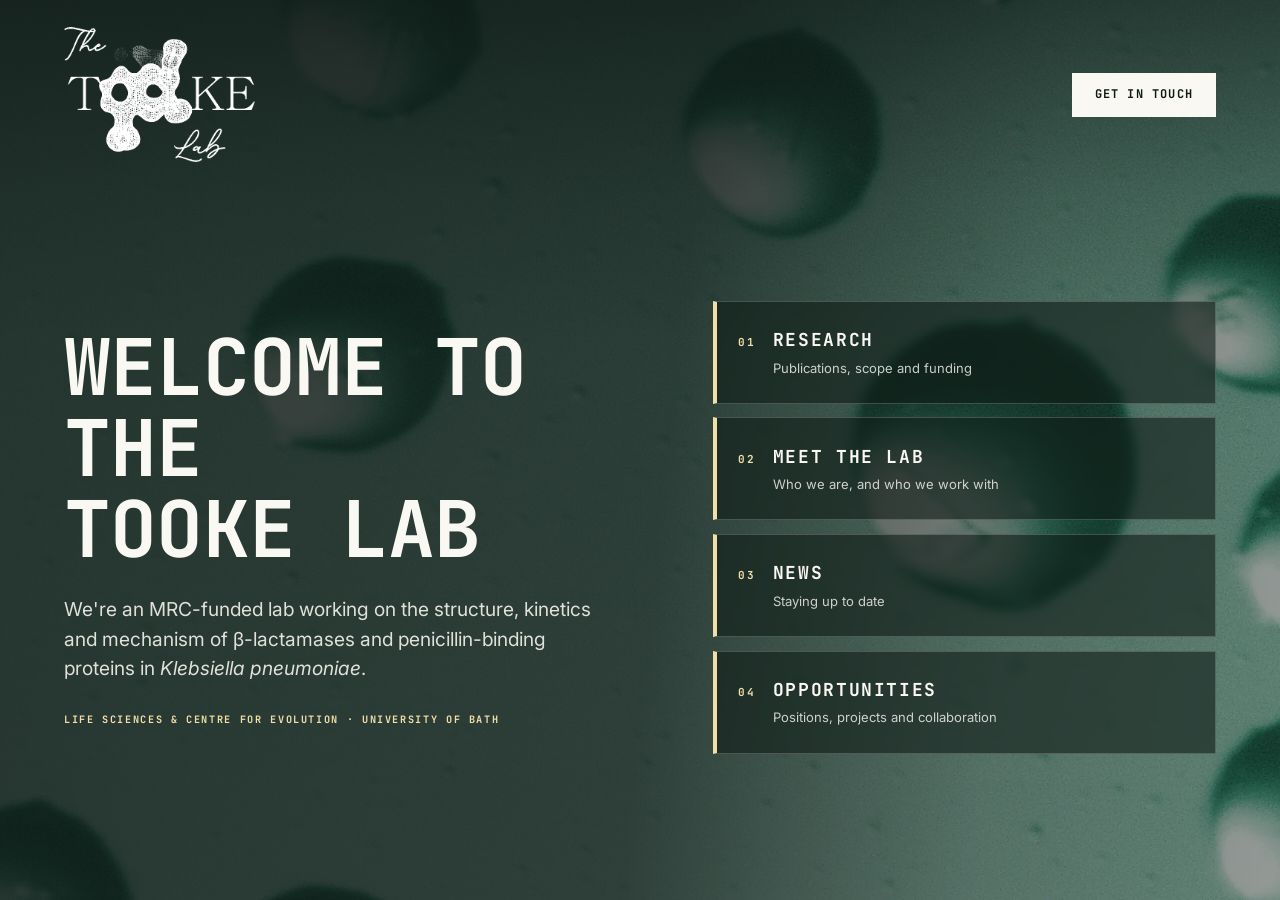
<file: index.html>
<!DOCTYPE html>
<html lang="en">
<head>
<meta charset="UTF-8">
<meta name="viewport" content="width=device-width, initial-scale=1.0">
<title>The Tooke Lab — University of Bath</title>
<meta name="description" content="The Tooke Lab, University of Bath — the structure, kinetics and mechanism of β-lactamases and penicillin-binding proteins in Klebsiella pneumoniae.">
<meta name="color-scheme" content="light">
<link rel="icon" type="image/png" sizes="32x32" href="assets/favicon-32.png">
<link rel="apple-touch-icon" href="assets/favicon.png">
<link rel="preconnect" href="https://fonts.googleapis.com">
<link rel="preconnect" href="https://fonts.gstatic.com" crossorigin>
<link href="https://fonts.googleapis.com/css2?family=Fraunces:ital,opsz,wght,SOFT,WONK@0,9..144,300..900,0..100,0..1;1,9..144,300..900,0..100,0..1&family=Inter:wght@400;500;600&family=JetBrains+Mono:wght@400;500;700&display=swap" rel="stylesheet">
<link rel="stylesheet" href="style.css">
</head>
<body class="splash">

<!-- Full-bleed photograph of Cat's own crystallisation drops (sitting drops under
     oil), graded to a teal duotone from the page palette. A scrim of the page
     background sits over it so the type keeps full contrast without needing the
     photo dimmed to mush. Built by scripts/prepare-splash-photo.py — 2240px is
     the native crop width, so no rung is upscaled. -->
<div class="splash-bg" aria-hidden="true">
  <img src="assets/photos/crystal-drops-1920.webp"
       srcset="assets/photos/crystal-drops-1200.webp 1200w,
               assets/photos/crystal-drops-1920.webp 1920w,
               assets/photos/crystal-drops-2240.webp 2240w"
       sizes="100vw" width="1920" height="1280" fetchpriority="high" alt="Protein crystallisation drops under the microscope.">
</div>

<header class="splash-head">
  <a href="index.html" aria-label="The Tooke Lab — home">
    <img class="splash-logo" src="assets/logo-stacked-white.png" alt="The Tooke Lab" width="514" height="364">
  </a>
  <a href="opportunities.html#contact" class="splash-cta">Get in touch</a>
</header>

<main class="splash-main">

  <div class="splash-brand">
    <h1 class="splash-title">Welcome to the <strong>Tooke Lab</strong></h1>

    <p class="splash-sub">
      We're an MRC-funded lab working on the structure, kinetics and mechanism of
      β-lactamases and penicillin-binding proteins in <em>Klebsiella pneumoniae</em>.
    </p>

    <span class="splash-meta">
      Life Sciences &amp; Centre for Evolution · University of Bath
    </span>
  </div>

  <nav class="splash-nav" aria-label="Sections">
    <a class="splash-card" href="research.html">
      <span class="card-shot" aria-hidden="true" style="--shot:url('assets/photos/route-research-800.webp')"></span>
      <span class="n">01</span>
      <span class="t">Research</span>
      <span class="d">Publications, scope and funding</span>
    </a>
    <a class="splash-card" href="people.html">
      <span class="card-shot" aria-hidden="true" style="--shot:url('assets/photos/route-people-664.webp'); --shot-pos:center 50%"></span>
      <span class="n">02</span>
      <span class="t">Meet the lab</span>
      <span class="d">Who we are, and who we work with</span>
    </a>
    <a class="splash-card" href="news.html">
      <span class="card-shot" aria-hidden="true" style="--shot:url('assets/photos/route-news-800.webp')"></span>
      <span class="n">03</span>
      <span class="t">News</span>
      <span class="d">Staying up to date</span>
    </a>
    <a class="splash-card" href="opportunities.html">
      <span class="card-shot" aria-hidden="true" style="--shot:url('assets/photos/route-opportunities-800.webp')"></span>
      <span class="n">04</span>
      <span class="t">Opportunities</span>
      <span class="d">Positions, projects and collaboration</span>
    </a>
  </nav>

</main>

</body>
</html>
</file>
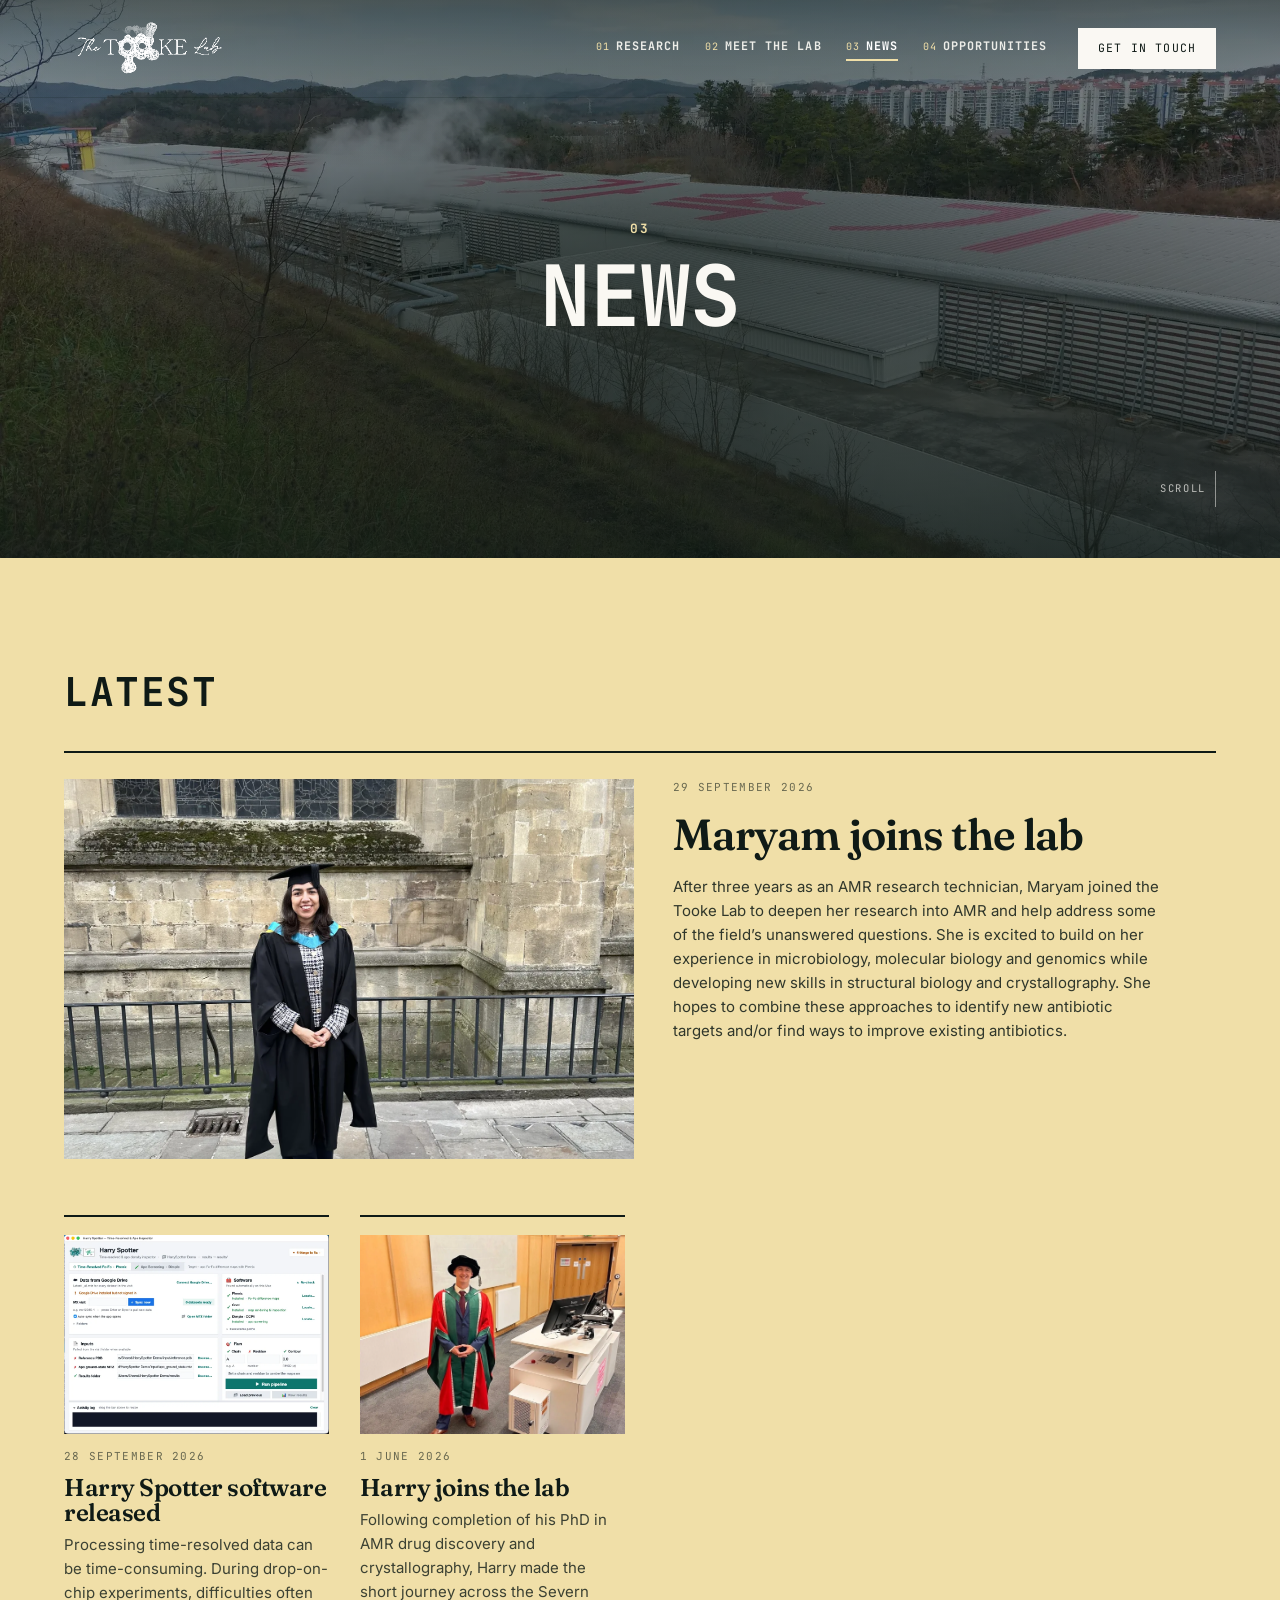
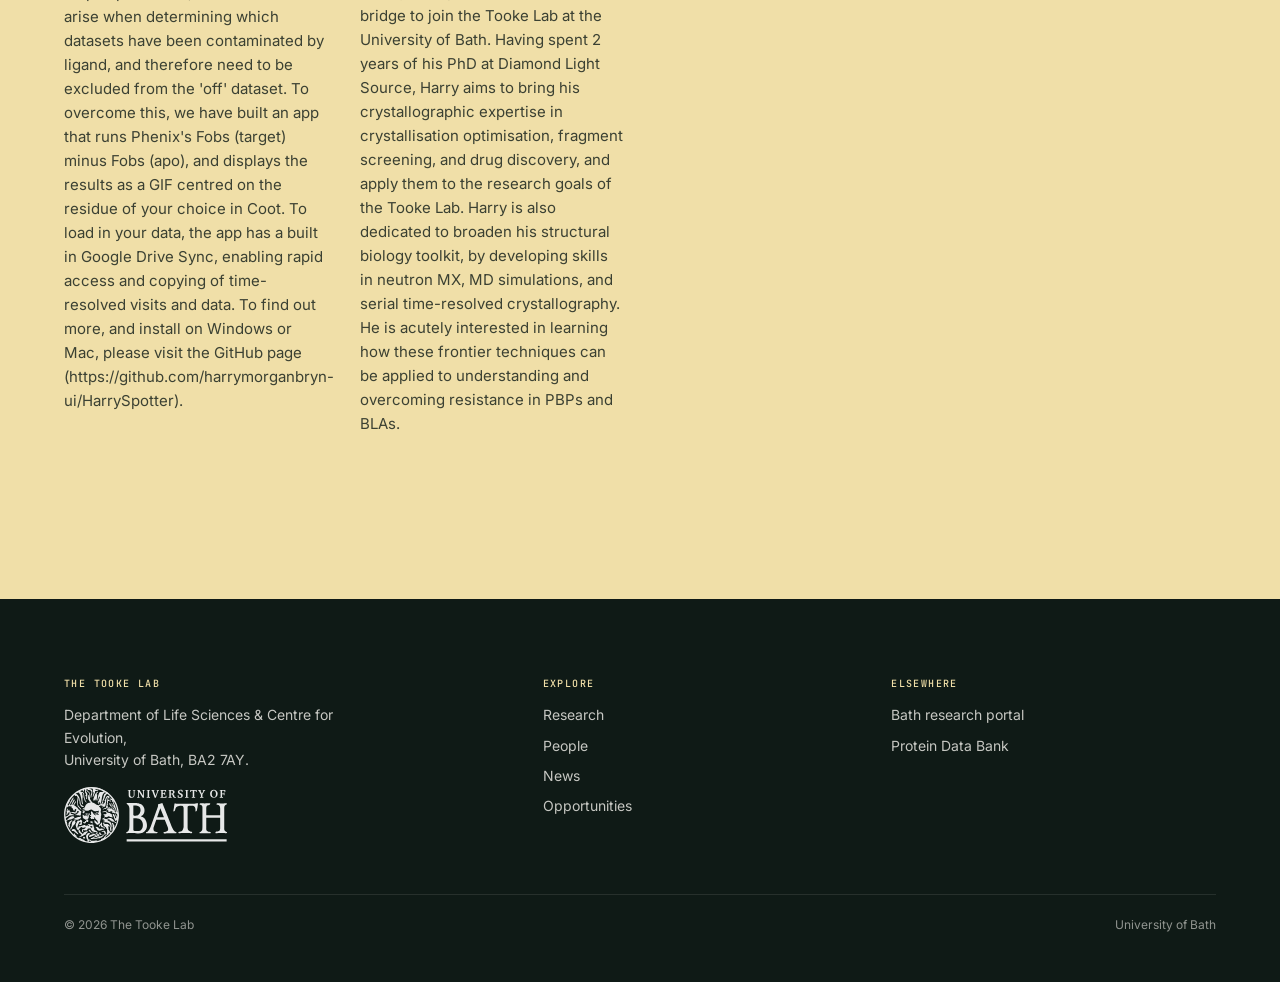
<file: news.html>
<!DOCTYPE html>
<html lang="en">
<head>
<meta charset="UTF-8">
<meta name="viewport" content="width=device-width, initial-scale=1.0">
<title>News — The Tooke Lab</title>
<meta name="description" content="News from the Tooke Lab, University of Bath.">
<meta name="color-scheme" content="light">
<link rel="icon" type="image/png" sizes="32x32" href="assets/favicon-32.png">
<link rel="apple-touch-icon" href="assets/favicon.png">
<link rel="preconnect" href="https://fonts.googleapis.com">
<link rel="preconnect" href="https://fonts.gstatic.com" crossorigin>
<link href="https://fonts.googleapis.com/css2?family=Fraunces:ital,opsz,wght,SOFT,WONK@0,9..144,300..900,0..100,0..1;1,9..144,300..900,0..100,0..1&family=Inter:wght@400;500;600&family=JetBrains+Mono:wght@400;500;700&display=swap" rel="stylesheet">
<link rel="stylesheet" href="style.css">
</head>
<body>

<header class="pg-head">
  <a class="pg-logo" href="index.html" aria-label="The Tooke Lab — home">
    <img src="assets/logo.png" alt="The Tooke Lab">
  </a>
  <nav class="pg-nav" id="pgNav" aria-label="Sections">
      <a href="research.html"><span class="i">01</span>Research</a>
      <a href="people.html"><span class="i">02</span>Meet the lab</a>
      <a href="news.html" aria-current="page"><span class="i">03</span>News</a>
      <a href="opportunities.html"><span class="i">04</span>Opportunities</a>
  </nav>
  <a class="pg-cta" href="opportunities.html#contact">Get in touch</a>
  <button class="pg-burger" id="pgBurger" aria-expanded="false" aria-controls="pgNav" aria-label="Menu"><span></span></button>
</header>

<main>

  <section class="pg-hero pg-hero--centre">
    <div class="pg-hero-bg">
      <img src="assets/photos/hero-news-1920.webp"
           srcset="assets/photos/hero-news-1200.webp 1200w, assets/photos/hero-news-1920.webp 1920w, assets/photos/hero-news-2560.webp 2560w"
           sizes="100vw" width="1920" height="1440" fetchpriority="high"
           alt="A large accelerator facility seen from the hillside above it.">
    </div>
    <div class="pg-hero-inner">
      <span class="pg-num">03</span>
      <h1>News</h1>
    </div>
    <span class="pg-scroll" aria-hidden="true">Scroll</span>
  </section>

  <section class="band band--yellow">
    <div class="wrap">
      <div class="chapter-head">
        <span class="chapter-num">Latest</span>
      </div>

      <!-- Posts are rendered by news.js from news-data.js. There is deliberately
           no post markup in this file: adding news must never mean editing HTML.
           Write posts in news-data.js — see HOW-TO-POST-NEWS.md. -->
      <div id="newsLead" class="news-lead"></div>
      <div id="newsGrid" class="news-grid"></div>

      <p id="newsEmpty" class="news-empty">
        The lab is new and so is this page. Notes from the bench, the beamline
        and the occasional conference will appear here as they happen.
      </p>

      <noscript>
        <p class="news-empty">
          News on this page needs JavaScript. In the meantime, Cat&rsquo;s work is
          listed on the
          <a href="https://researchportal.bath.ac.uk/en/persons/catherine-tooke">Bath research portal</a>.
        </p>
      </noscript>

    </div>
  </section>

</main>

<footer>
  <div class="wrap">
    <div class="foot">
      <div>
        <span class="label">The Tooke Lab</span>
        <p class="foot-blurb">
          Department of Life Sciences &amp; Centre for Evolution,<br>
          University of Bath, BA2 7AY.
        </p>
        <img class="uob-logo" src="assets/brand/uob-logo-inverse.svg"
             alt="University of Bath" width="180" height="56" loading="lazy">
      </div>
      <div>
        <span class="label">Explore</span>
        <ul>
          <li><a href="research.html">Research</a></li>
          <li><a href="people.html">People</a></li>
          <li><a href="news.html">News</a></li>
          <li><a href="opportunities.html">Opportunities</a></li>
        </ul>
      </div>
      <div>
        <span class="label">Elsewhere</span>
        <ul>
          <li><a href="https://researchportal.bath.ac.uk/en/persons/catherine-tooke">Bath research portal</a></li>
          <li><a href="https://www.rcsb.org/">Protein Data Bank</a></li>
        </ul>
      </div>
    </div>
    <div class="foot-note">
      <span>© 2026 The Tooke Lab</span>
      <span>University of Bath</span>
    </div>
  </div>
</footer>

<script src="pagehead.js"></script>
<script src="news-data.js"></script>
<script src="news.js"></script>
</body>
</html>
</file>
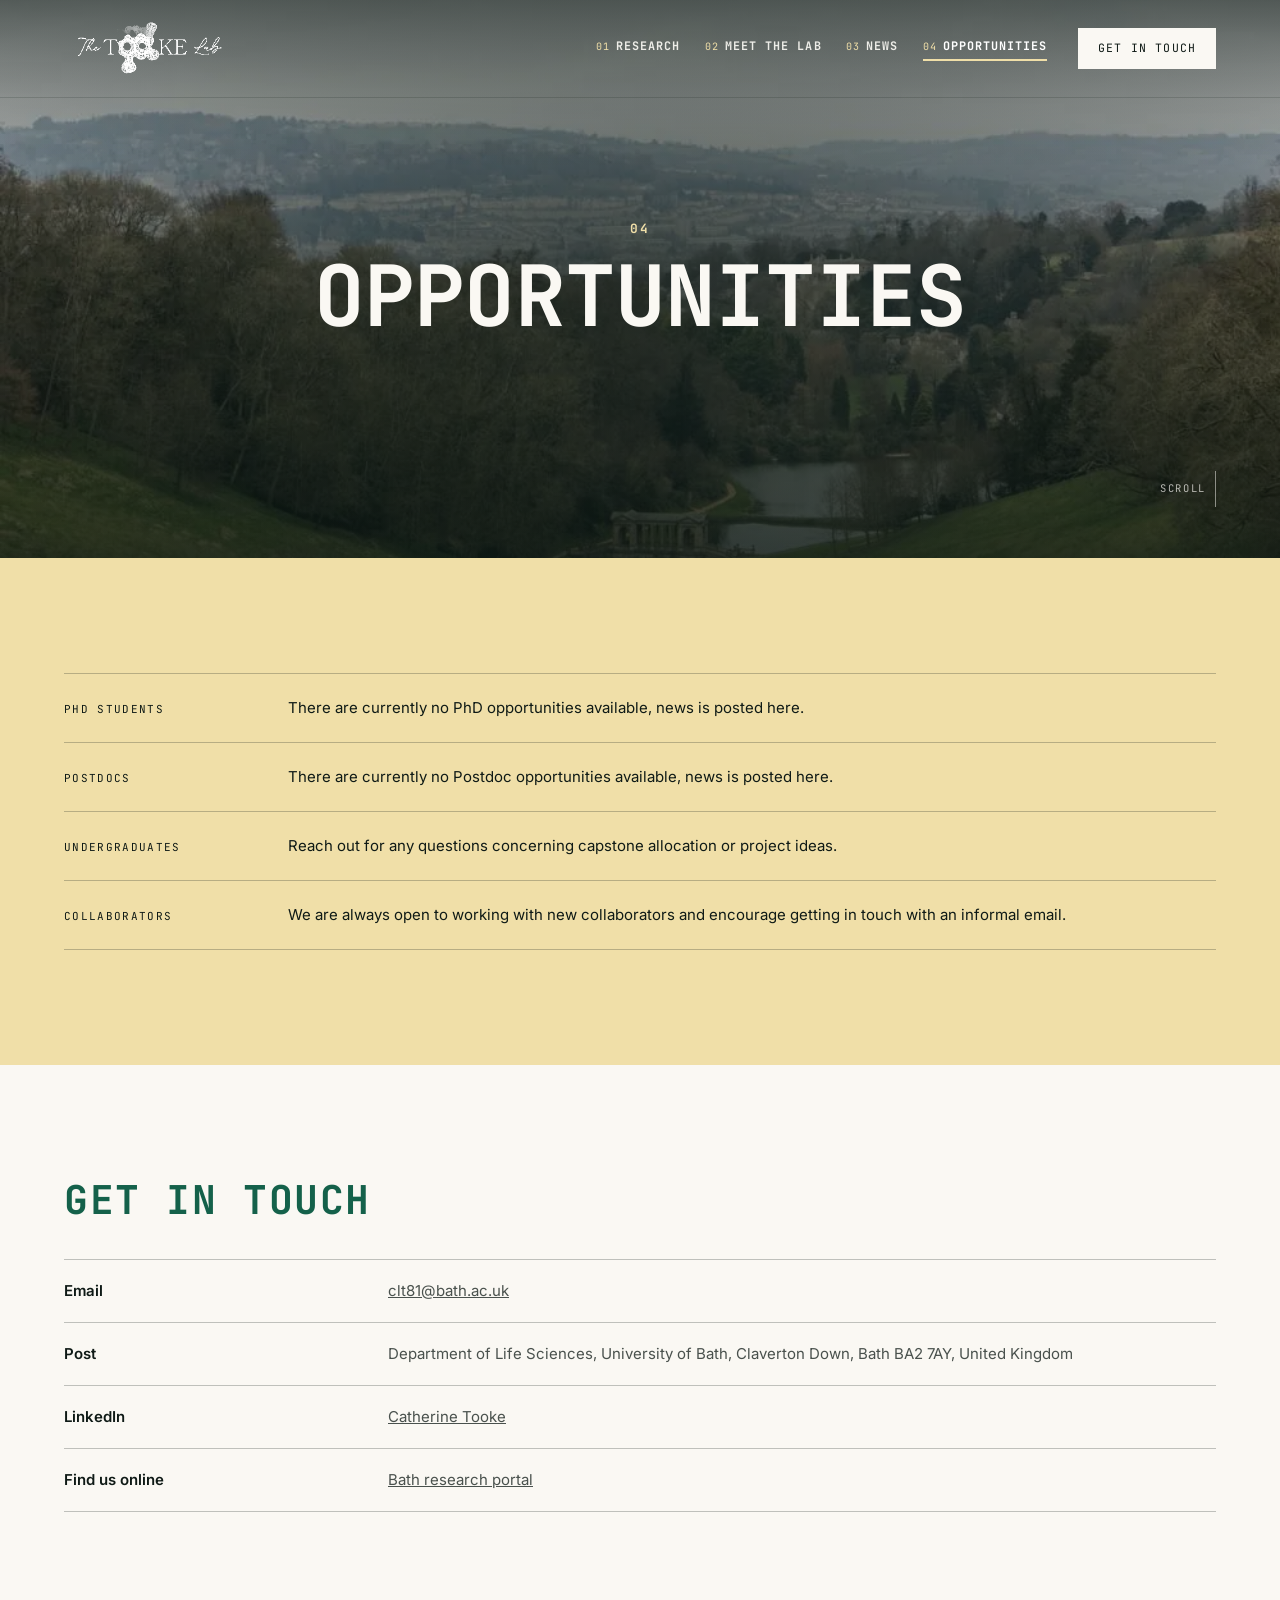
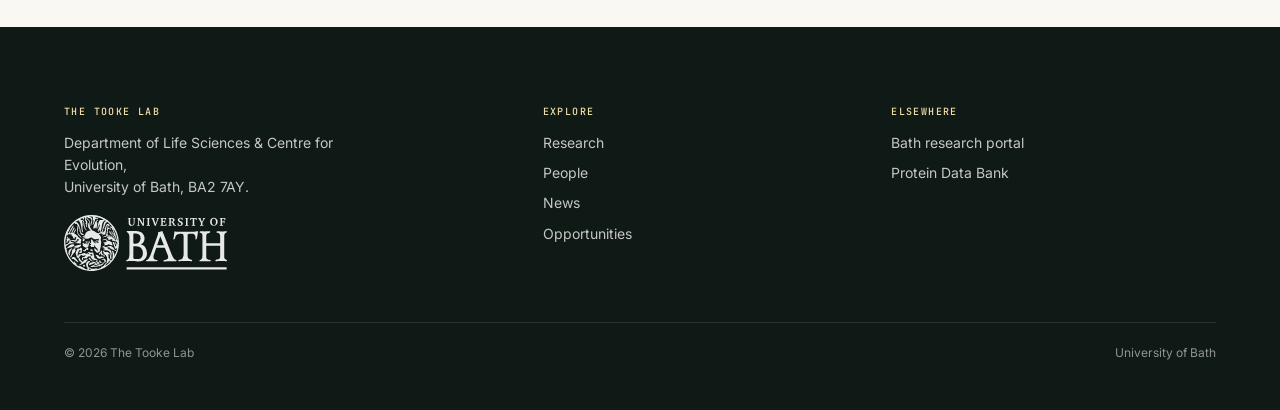
<file: opportunities.html>
<!DOCTYPE html>
<html lang="en">
<head>
<meta charset="UTF-8">
<meta name="viewport" content="width=device-width, initial-scale=1.0">
<title>Opportunities — The Tooke Lab</title>
<meta name="description" content="PhD, postdoc and collaboration opportunities in the Tooke Lab, University of Bath.">
<meta name="color-scheme" content="light">
<link rel="icon" type="image/png" sizes="32x32" href="assets/favicon-32.png">
<link rel="apple-touch-icon" href="assets/favicon.png">
<link rel="preconnect" href="https://fonts.googleapis.com">
<link rel="preconnect" href="https://fonts.gstatic.com" crossorigin>
<link href="https://fonts.googleapis.com/css2?family=Fraunces:ital,opsz,wght,SOFT,WONK@0,9..144,300..900,0..100,0..1;1,9..144,300..900,0..100,0..1&family=Inter:wght@400;500;600&family=JetBrains+Mono:wght@400;500;700&display=swap" rel="stylesheet">
<link rel="stylesheet" href="style.css">
</head>
<body>

<header class="pg-head">
  <a class="pg-logo" href="index.html" aria-label="The Tooke Lab — home">
    <img src="assets/logo.png" alt="The Tooke Lab">
  </a>
  <nav class="pg-nav" id="pgNav" aria-label="Sections">
      <a href="research.html"><span class="i">01</span>Research</a>
      <a href="people.html"><span class="i">02</span>Meet the lab</a>
      <a href="news.html"><span class="i">03</span>News</a>
      <a href="opportunities.html" aria-current="page"><span class="i">04</span>Opportunities</a>
  </nav>
  <a class="pg-cta" href="opportunities.html#contact">Get in touch</a>
  <button class="pg-burger" id="pgBurger" aria-expanded="false" aria-controls="pgNav" aria-label="Menu"><span></span></button>
</header>

<main>

  <section class="pg-hero pg-hero--centre">
    <div class="pg-hero-bg">
      <img src="assets/photos/hero-opportunities-1000.webp"
           srcset="assets/photos/hero-opportunities-1000.webp 1000w"
           sizes="100vw" width="1000" height="563" fetchpriority="high"
           alt="Three researchers in lab coats working together at a bench.">
    </div>
    <div class="pg-hero-inner">
      <span class="pg-num">04</span>
      <h1>Opportunities</h1>
    </div>
    <span class="pg-scroll" aria-hidden="true">Scroll</span>
  </section>

  <section class="band band--yellow">
    <div class="wrap">
      <div class="cta-rows">
        <div class="cta-row">
          <span class="k">PhD students</span>
          <span>There are currently no PhD opportunities available, news is posted here.</span>
        </div>
        <div class="cta-row">
          <span class="k">Postdocs</span>
          <span>There are currently no Postdoc opportunities available, news is posted here.</span>
        </div>
        <div class="cta-row">
          <span class="k">Undergraduates</span>
          <span>Reach out for any questions concerning capstone allocation or project ideas.</span>
        </div>
        <div class="cta-row">
          <span class="k">Collaborators</span>
          <span>We are always open to working with new collaborators and encourage getting in touch with an informal email.</span>
        </div>
      </div>
    </div>
  </section>

  <section class="chapter wrap" id="contact">
    <div class="chapter-head">
      <span class="chapter-num chapter-num--teal">Get in touch</span>
    </div>
    <ul class="partner-list">
      <li>
        <span class="p-name">Email</span>
        <span class="p-note"><a href="mailto:clt81@bath.ac.uk">clt81@bath.ac.uk</a></span>
      </li>
      <li>
        <span class="p-name">Post</span>
        <span class="p-note">Department of Life Sciences, University of Bath,
        Claverton Down, Bath BA2 7AY, United Kingdom</span>
      </li>
      <li>
        <span class="p-name">LinkedIn</span>
        <span class="p-note"><a href="https://www.linkedin.com/in/catherine-tooke-39286b11a/">Catherine Tooke</a></span>
      </li>
      <li>
        <span class="p-name">Find us online</span>
        <span class="p-note"><a href="https://researchportal.bath.ac.uk/en/persons/catherine-tooke">Bath research portal</a></span>
      </li>
    </ul>
  </section>

</main>

<footer>
  <div class="wrap">
    <div class="foot">
      <div>
        <span class="label">The Tooke Lab</span>
        <p class="foot-blurb">
          Department of Life Sciences &amp; Centre for Evolution,<br>
          University of Bath, BA2 7AY.
        </p>
        <img class="uob-logo" src="assets/brand/uob-logo-inverse.svg"
             alt="University of Bath" width="180" height="56" loading="lazy">
      </div>
      <div>
        <span class="label">Explore</span>
        <ul>
          <li><a href="research.html">Research</a></li>
          <li><a href="people.html">People</a></li>
          <li><a href="news.html">News</a></li>
          <li><a href="opportunities.html">Opportunities</a></li>
        </ul>
      </div>
      <div>
        <span class="label">Elsewhere</span>
        <ul>
          <li><a href="https://researchportal.bath.ac.uk/en/persons/catherine-tooke">Bath research portal</a></li>
          <li><a href="https://www.rcsb.org/">Protein Data Bank</a></li>
        </ul>
      </div>
    </div>
    <div class="foot-note">
      <span>© 2026 The Tooke Lab</span>
      <span>University of Bath</span>
    </div>
  </div>
</footer>

<script src="pagehead.js"></script>
</body>
</html>
</file>
<file: style.css>
/* ============================================================
     CONCEPT 2 — "RESOLUTION"
     Double meaning: crystallographic resolution, and resolving a
     question. Editorial/gallery register — oversized type, flat
     colour blocks, an unconventional chaptered structure, and Cat's
     actual PDB depositions presented as a catalogue of work.

     Palette is sampled from her hand-drawn logo. Unlike Concept 1,
     the exact artwork teal (#47A284) is usable here at full strength
     because it only ever appears as a BLOCK carrying ink text
     (5.7:1), never as text on cream (2.9:1, which would fail).
     Every text/background pair below is contrast-checked to WCAG AA.
     ============================================================ */

  :root{
    /* --- Palette, set by the collaborator 18 Aug 2026 ---------------------
       #47A284 teal · #D4CDEE lavender · #F3C9BB peach · #F0DFA8 yellow
       · #FAF8F3 off-white

       Note: every colour in that set is light. WHITE TEXT FAILS ON ALL FIVE,
       including the teal (3.1:1), so every surface here takes dark text. The
       set also contains no dark value, so --ink and --teal-deep are carried
       over: they are what make accessible text possible at all.
       --ink clears AA on all five (worst case 5.74 on the teal). */
    --ink:        #0F1A16;   /* text on every palette colour · worst 5.7:1 */
    --cream:      #FAF8F3;   /* palette */
    --teal:       #47A284;   /* palette · exact logo colour · ink on it 5.7:1 */
    --lavender:   #D4CDEE;   /* palette · ink on it 11.7:1 */
    --peach:      #F3C9BB;   /* palette · ink on it 11.8:1 */
    --yellow:     #F0DFA8;   /* palette · ink on it 13.4:1 */
    --teal-deep:  #14614A;   /* carried over: coloured TEXT. --teal is only
                                2.9:1 on off-white and cannot be used for type */
    --rule:       rgba(15,26,22,.16);

    /* The splash briefly ran its own teal-led palette (--bg/--surface/
       --muted/--gold/--line, plus local re-points of --ink and --teal-deep
       on body.splash). Reverted 18 Aug: it made the splash look like a
       different site to the four pages it leads into. Splash and inner
       pages now share the palette above. */

    --f-display: 'Fraunces', Georgia, serif;
    --f-body:    'Inter', system-ui, sans-serif;
    --f-mono:    'JetBrains Mono', ui-monospace, monospace;

    --maxw: 1440px;
    --pad: clamp(20px, 5vw, 72px);
  }

  *{ box-sizing: border-box; }
  html{ scroll-behavior: smooth; }
  /* The header is sticky, so anchor targets must clear it or the section
     heading lands underneath it. */
  section[id]{ scroll-margin-top: clamp(72px, 9vw, 96px); }
  body{
    margin:0; background: var(--cream); color: var(--ink);
    font-family: var(--f-body); font-size: clamp(15px, 1.05vw, 17px);
    line-height: 1.6; -webkit-font-smoothing: antialiased;
    overflow-x: hidden;
  }
  h1,h2,h3{
    font-family: var(--f-display); margin:0; font-weight: 600;
    font-variation-settings: 'SOFT' 20, 'WONK' 1;   /* Fraunces' expressive axes */
    line-height: 1.02; letter-spacing: -0.02em;
  }
  p{ margin:0 0 1.1em; }
  a{ color: inherit; }
  img{ max-width:100%; display:block; }
  :focus-visible{ outline: 3px solid var(--teal-deep); outline-offset: 3px; }

  .wrap{ max-width: var(--maxw); margin:0 auto; padding-inline: var(--pad); }

  /* Mono "specimen label" — the recurring device that ties the site together */
  .label{
    font-family: var(--f-mono); font-size: clamp(10px, .78vw, 12px);
    text-transform: uppercase; letter-spacing: .14em; font-weight: 500;
  }

  /* ---------------- Header ---------------- */
  header{
    position: sticky; top:0; z-index:60;
    background: var(--cream);
    border-bottom: 1px solid var(--rule);
  }
  .nav{
    max-width: var(--maxw); margin:0 auto; padding: 12px var(--pad);
    display:flex; align-items:center; justify-content:space-between; gap:24px;
  }
  .nav img{ height: clamp(40px, 4.4vw, 58px); width:auto; }
  .nav ul{
    display:flex; gap: clamp(16px, 2vw, 34px); list-style:none; margin:0; padding:0;
  }
  .nav ul a{
    text-decoration:none; font-family: var(--f-mono); font-size: 12px;
    text-transform: uppercase; letter-spacing:.1em; padding: 6px 0;
    border-bottom: 2px solid transparent; transition: border-color .15s ease;
  }
  .nav ul a:hover{ border-bottom-color: var(--teal-deep); }

  .burger{
    display:none; width:44px; height:44px; align-items:center; justify-content:center;
    background:none; border:1px solid var(--rule); cursor:pointer; padding:0; color:inherit;
  }
  .burger span{ display:block; width:18px; height:2px; background:currentColor; position:relative; }
  .burger span::before,.burger span::after{
    content:''; position:absolute; left:0; width:18px; height:2px; background:currentColor;
    transition: transform .2s ease, top .2s ease;
  }
  .burger span::before{ top:-6px; } .burger span::after{ top:6px; }
  .burger[aria-expanded="true"] span{ background:transparent; }
  .burger[aria-expanded="true"] span::before{ top:0; transform:rotate(45deg); }
  .burger[aria-expanded="true"] span::after{ top:0; transform:rotate(-45deg); }

  @media (max-width: 900px){
    .burger{ display:flex; }
    .nav ul{
      position:absolute; top:100%; left:0; right:0; display:none;
      flex-direction:column; gap:0; background: var(--cream);
      border-bottom:1px solid var(--rule);
    }
    .nav ul.open{ display:flex; }
    .nav ul li{ border-top:1px solid var(--rule); }
    .nav ul a{ display:block; padding:16px var(--pad); font-size:14px; border:none; }
  }

  /* ---------------- Opening statement ---------------- */
  /* padding-BLOCK, not the padding shorthand: these elements also carry .wrap,
     and the shorthand would reset its padding-inline to 0, jamming all the
     content against the screen edge on mobile. */
  .opening{ padding-block: clamp(56px, 11vw, 150px) clamp(40px, 7vw, 88px); }
  .opening h1{
    font-size: clamp(44px, 9.2vw, 148px);
    max-width: 15ch;
    margin-bottom: clamp(24px, 3.5vw, 48px);
  }
  .opening h1 em{
    font-style: italic; color: var(--teal-deep);
    font-variation-settings: 'SOFT' 60, 'WONK' 1;
  }
  .opening-grid{
    display:grid; grid-template-columns: 1fr; gap: clamp(24px, 4vw, 56px);
    border-top: 1px solid var(--rule); padding-top: clamp(20px, 2.5vw, 32px);
  }
  @media (min-width: 860px){
    .opening-grid{ grid-template-columns: 1.15fr 1fr; align-items:start; }
  }
  .opening-grid p{ font-size: clamp(16px, 1.35vw, 21px); max-width: 46ch; }
  .opening-grid p:first-child::first-line{ font-weight:600; }

  /* Specimen data strip */
  .datastrip{
    display:grid; gap: 1px; background: var(--rule);
    border-block: 1px solid var(--rule);
    grid-template-columns: repeat(2, 1fr);
  }
  @media (min-width: 720px){ .datastrip{ grid-template-columns: repeat(4, 1fr); } }
  .datastrip div{ background: var(--cream); padding: clamp(16px,2vw,26px) clamp(14px,1.6vw,22px); }
  .datastrip .n{
    font-family: var(--f-display); font-size: clamp(28px, 3.6vw, 52px);
    line-height:1; margin-bottom:8px; font-variation-settings:'SOFT' 20,'WONK' 1;
  }
  .datastrip .label{ color: var(--teal-deep); }

  /* ---------------- Chapters ---------------- */
  .chapter{ padding-block: clamp(56px, 9vw, 128px); }   /* see note on .opening */
  .chapter-head{
    display:flex; align-items:baseline; gap: clamp(14px,2vw,28px);
    margin-bottom: clamp(22px, 3vw, 40px); flex-wrap:wrap;
    padding-bottom: clamp(14px,1.8vw,24px);
    border-bottom: 1px solid var(--rule);
  }
  /* On the dark and teal bands the ink rule disappears; these give it back at
     the right weight for each ground. */
  .band--ink .chapter-head{ border-bottom-color: rgba(250,248,243,.24); }
  .band--teal .chapter-head{ border-bottom-color: rgba(15,26,22,.24); }
  /* Get in touch opens straight onto .partner-list, which draws its own rule
     across the top of its first row. Two rules a hair apart read as a mistake,
     so where a self-ruled list follows, the head gives up its own and keeps
     only the spacing. Written with :has() rather than pinned to #contact so it
     holds wherever the pattern recurs; a browser without :has() simply keeps
     the rule, which is the state this shipped in before. */
  .chapter:has(> .partner-list) .chapter-head{ border-bottom:none; padding-bottom:0; }
  /* The section marker is the page's main signpost, so it is set at display
     size rather than as a caption. Uppercase and mono to match the page title
     in the hero above it — the two now read as the same voice at two scales.
     Tracking comes down as the size goes up: .16em is right at 11px and far too
     loose at 40px. */
  .chapter-num{
    font-family: var(--f-mono); font-weight:700;
    font-size: clamp(22px, 3.1vw, 42px);
    letter-spacing:.04em; text-transform: uppercase; line-height:1;
  }
  .chapter h2{ font-size: clamp(30px, 5.4vw, 76px); max-width: 18ch; }

  /* Colour-blocked panels — the "bold" device */
  .band{ padding: clamp(56px, 9vw, 128px) 0; }
  .band--ink{ background: var(--ink); color: var(--cream); }
  .band--ink .chapter-num,
  .band--ink .label{ color: var(--yellow); }
  .band--teal{ background: var(--teal); }
  .band--yellow{ background: var(--yellow); }
  .band--peach{ background: var(--peach); }

  /* Research: asymmetric, offset rows rather than three equal cards */
  .angle{
    display:grid; grid-template-columns: 1fr; gap: clamp(12px,2vw,32px);
    padding: clamp(24px,3.4vw,44px) 0; border-top: 1px solid var(--rule);
    align-items:start;
  }
  .band--ink .angle{ border-top-color: rgba(250,248,243,.22); }
  @media (min-width: 880px){
    .angle{ grid-template-columns: 90px 1.1fr 1.3fr; gap: clamp(20px,3vw,48px); }
  }
  .angle h3{ font-size: clamp(21px, 2.5vw, 34px); }
  .angle p{ margin:0; opacity:.86; max-width: 52ch; }
  .angle .idx{ font-family: var(--f-mono); font-size:12px; letter-spacing:.14em; opacity:.6; }

  /* ---------------- The Collection ---------------- */
  .collection-layout{ display:grid; grid-template-columns:1fr; gap: clamp(24px,3vw,48px); }
  @media (min-width: 1000px){
    .collection-layout{ grid-template-columns: 1fr 1.05fr; align-items:start; }
  }
  #viewerCard{
    position: relative; background: var(--ink); aspect-ratio: 1 / 1;
    border: 1px solid var(--rule); overflow:hidden;
  }
  @media (min-width:1000px){ #viewerCard{ position:sticky; top: 110px; } }
  #viewer{ position:absolute; inset:0; }
  #viewer canvas{ background-color: transparent !important; }  /* NGL re-stamps black inline; see Concept 1 notes */
  .viewer-meta{
    position:absolute; left:0; right:0; bottom:0; z-index:3;
    padding: clamp(14px,2vw,22px);
    background: linear-gradient(to top, rgba(15,26,22,.92), rgba(15,26,22,0));
    color: var(--cream);
  }
  .viewer-meta .pid{
    font-family: var(--f-mono); font-size: clamp(20px,2.4vw,32px); font-weight:700;
    color: var(--yellow); letter-spacing:.02em;
  }
  .viewer-meta .desc{ font-size: clamp(13px,1.1vw,16px); opacity:.9; margin-top:4px; }
  .viewer-loading{
    position:absolute; inset:0; display:grid; place-items:center; z-index:2;
    color: rgba(250,248,243,.5); font-family: var(--f-mono); font-size:12px;
    letter-spacing:.14em; text-transform:uppercase;
  }

  .cat-list{ border-top:1px solid var(--rule); }
  .cat-item{
    display:grid; grid-template-columns: auto 1fr auto; gap: clamp(10px,1.6vw,20px);
    align-items:center; width:100%; text-align:left;
    padding: clamp(12px,1.5vw,17px) 4px;
    background:none; border:none; border-bottom:1px solid var(--rule);
    font: inherit; color: inherit; cursor:pointer;
    transition: background .14s ease, padding-left .14s ease;
  }
  .cat-item:hover{ background: rgba(15,26,22,.045); padding-left: 12px; }
  .cat-item[aria-current="true"]{ background: var(--teal); padding-left: 12px; }
  .cat-item .pid{ font-family: var(--f-mono); font-weight:700; font-size: clamp(12px,1.05vw,15px); }
  .cat-item .nm{ font-size: clamp(13px,1.1vw,16px); }
  .cat-item .nm em{ font-style: italic; opacity:.75; }
  .cat-item .yr{ font-family: var(--f-mono); font-size:12px; opacity:.55; }
  .cat-item[aria-current="true"] .yr{ opacity:.85; }

  /* ---------------- People ---------------- */
  .people{
    display:grid; gap: clamp(16px,2.2vw,30px);
    grid-template-columns: repeat(auto-fit, minmax(min(100%, 210px), 1fr));
  }
  /* These sit ON the teal band, so the first tile must not also be teal or it
     vanishes into the background. Cream reads as the "primary" card anyway. */
  .person .shot{
    aspect-ratio: 3/4; background: var(--cream); display:grid; place-items:center;
    margin-bottom:14px; overflow:hidden;
  }
  .person:nth-child(2) .shot{ background: var(--yellow); }
  .person:nth-child(3) .shot{ background: var(--peach); }
  .person:nth-child(4) .shot{ background: var(--lavender); }
  .person:nth-child(4) .shot{ background: transparent; border:2px dashed rgba(15,26,22,.4); }
  .person .shot svg{ width:52%; height:auto; }
  .person h3{ font-size: clamp(17px,1.6vw,23px); margin-bottom:3px; }
  .person .role{ font-family: var(--f-mono); font-size:11px; letter-spacing:.11em;
    text-transform:uppercase; opacity:.62; }

  /* ---------------- Publications ---------------- */
  .pub{
    display:grid; grid-template-columns: 1fr; gap:6px;
    padding: clamp(16px,2vw,26px) 0; border-top:1px solid rgba(250,248,243,.2);
  }
  @media (min-width: 820px){ .pub{ grid-template-columns: 74px 1fr 132px; gap: clamp(16px,2.4vw,36px); align-items:baseline; } }
  .pub .yr{ font-family: var(--f-mono); font-size:12px; color: var(--yellow); letter-spacing:.1em; }
  .pub .ttl{ font-size: clamp(15px,1.35vw,20px); line-height:1.35; }
  .pub .ven{ font-family: var(--f-mono); font-size:11px; opacity:.62; letter-spacing:.06em; }
  .pub--feat .ttl{ font-family: var(--f-display); font-size: clamp(20px,2.3vw,32px); line-height:1.12; }
  .pub-flag{
    display:inline-block; font-family: var(--f-mono); font-size:10px; letter-spacing:.12em;
    text-transform:uppercase; background: var(--yellow); color: var(--ink);
    padding:3px 8px; margin-top:10px;
  }

  /* ---------------- CTA ---------------- */
  .cta h2{ font-size: clamp(32px, 6.4vw, 92px); max-width: 16ch; margin-bottom: clamp(20px,3vw,36px); }
  .btn{
    display:inline-block; font-family: var(--f-mono); font-size:13px; letter-spacing:.1em;
    text-transform:uppercase; text-decoration:none; padding: 16px 30px;
    background: var(--ink); color: var(--cream); border:2px solid var(--ink);
    transition: background .15s ease, color .15s ease;
  }
  .btn:hover{ background: transparent; color: var(--ink); }
  .cta-rows{ margin-top: clamp(28px,4vw,52px); border-top:1px solid rgba(15,26,22,.25); }
  .cta-row{
    display:grid; grid-template-columns:1fr; gap:4px;
    padding: clamp(14px,1.8vw,22px) 0; border-bottom:1px solid rgba(15,26,22,.25);
  }
  @media (min-width:760px){ .cta-row{ grid-template-columns: 200px 1fr; gap:24px; align-items:baseline; } }
  .cta-row .k{ font-family:var(--f-mono); font-size:11px; letter-spacing:.12em; text-transform:uppercase; }

  footer{ background: var(--ink); color: var(--cream); padding: clamp(40px,6vw,80px) 0 clamp(28px,4vw,48px); }
  .foot{ display:grid; gap:24px; grid-template-columns:1fr; }
  @media (min-width:800px){ .foot{ grid-template-columns: 1.4fr 1fr 1fr; } }
  .foot a{ text-decoration:none; opacity:.78; }
  .foot a:hover{ opacity:1; text-decoration:underline; }
  .foot .label{ color: var(--yellow); margin-bottom:12px; display:block; }
  .foot ul{ list-style:none; margin:0; padding:0; display:grid; gap:8px; font-size:14px; }
  .foot-note{
    margin-top: clamp(28px,4vw,56px); padding-top:20px;
    border-top:1px solid rgba(250,248,243,.18); font-size:12px; opacity:.55;
    display:flex; justify-content:space-between; gap:16px; flex-wrap:wrap;
  }

  /* Placeholder slot for the Bath logo — real asset is on Bath's SharePoint and
     external use needs sign-off from design@bath.ac.uk, so nothing is shipped. */
  .logo-slot{
    border:1px dashed rgba(250,248,243,.35); padding:14px 18px;
    font-family:var(--f-mono); font-size:10px; letter-spacing:.1em;
    text-transform:uppercase; opacity:.5; display:inline-block;
  }

  .reveal{ opacity:0; transform: translateY(18px); transition: opacity .6s ease, transform .6s ease; }
  .reveal.in{ opacity:1; transform:none; }
  @media (prefers-reduced-motion: reduce){
    html{ scroll-behavior:auto; }
    *{ animation-duration:.01ms !important; transition-duration:.01ms !important; }
    .reveal{ opacity:1; transform:none; }
  }

/* ============================================================
   Shared page furniture added for the multi-page structure
   ============================================================ */

.opening-eyebrow{ color: var(--teal-deep); display:block; margin-bottom: clamp(20px,3vw,40px); }
.opening-sub{ opacity:.75; }

.nav-cta{
  font-family: var(--f-mono); font-size:12px; text-transform:uppercase;
  letter-spacing:.1em; text-decoration:none;
  background: var(--ink); color: var(--cream); padding: 11px 20px;
  white-space: nowrap;
}
.nav-cta:hover{ background: var(--teal-deep); }
.nav ul .nav-cta-mobile{ display:none; }
@media (max-width: 900px){
  .nav > .nav-cta{ display:none; }
  .nav ul .nav-cta-mobile{
    display:block; background: var(--ink); color: var(--cream);
    margin: 12px var(--pad) 18px; text-align:center;
  }
}

.band-h2{ font-size: clamp(30px,5.4vw,72px); max-width:20ch; margin-bottom: clamp(20px,3vw,36px); }
.band-lead{ max-width:56ch; margin-bottom: clamp(28px,4vw,52px); opacity:.85; }

/* ---- Card 2 · story of the research ---- */
.story-grid{ display:grid; grid-template-columns:1fr; gap: clamp(28px,4vw,64px); }
@media (min-width: 900px){ .story-grid{ grid-template-columns: 1.5fr 1fr; } }
.story-lead{ font-size: clamp(17px,1.5vw,23px); }
.story-grid p{ opacity:.88; max-width:56ch; }
.story-lead{ opacity:1; }

.btn-yellow{ background: var(--yellow); color: var(--ink); border-color: var(--yellow); margin-top: 10px; }
.btn-yellow:hover{ background: transparent; color: var(--yellow); }

.funding-note{ border:1px solid rgba(250,248,243,.28); padding: clamp(18px,2.4vw,28px); align-self:start; }
.funding-note .label{ color: var(--yellow); display:block; margin-bottom:14px; }
.funding-body p{ font-size:15px; opacity:.9; }
.funding-detail{ font-size:13px; opacity:.55; margin-bottom:0; }

/* ---- Card 3 · partnerships network ---- */
.network-wrap{ margin-bottom: clamp(28px,4vw,52px); }
.network{ width:100%; height:auto; display:block; }
.net-bonds line{ stroke: rgba(15,26,22,.42); stroke-width:1.5; }
.net-nodes circle{ fill: var(--cream); stroke: var(--ink); stroke-width:1.5; }
.net-nodes .node-core{ fill: var(--ink); stroke:none; }
.net-labels text{
  font-family: var(--f-mono); font-size:13px; fill: var(--ink);
  text-anchor: middle; letter-spacing:.04em;
}
.net-labels .core-label{ fill: var(--yellow); font-size:15px; font-weight:700; }
/* The diagram is decorative and unreadable at phone width — the list carries it. */
@media (max-width: 760px){ .network-wrap{ display:none; } }

.partner-list{ list-style:none; margin:0; padding:0; border-top:1px solid rgba(15,26,22,.25); }
.partner-list li{
  display:grid; grid-template-columns:1fr; gap:2px;
  padding: clamp(13px,1.7vw,19px) 0; border-bottom:1px solid rgba(15,26,22,.25);
}
@media (min-width: 780px){
  .partner-list li{ grid-template-columns: 300px 1fr; gap:24px; align-items:baseline; }
}
.partner-list .p-name{ font-weight:600; }
.partner-list .p-note{ opacity:.75; font-size:15px; }

/* ---- Card 4 · news ----
   Two registers on one page. The newest post is a LEAD — photo beside text at
   reading size; everything older drops into the card grid beneath it. The split
   exists because the page opens its life with a single post on it, and one card
   in a four-column auto-fit grid either strands itself in a corner or stretches
   to 1440px with a headline floating in the middle of it. A lead reads as a
   decision; a lone stretched card reads as a page that failed to load. */
.news-lead{ margin-bottom: clamp(30px,4.5vw,56px); }
/* The lead draws its own 2px rule across the top, so the chapter head's
   hairline 40px above it reads as a mistake — the same fault, and the same
   fix, as the contact list further up this file. */
.wrap:has(> .news-lead) .chapter-head{ border-bottom:none; padding-bottom:0; }
.news-lead-item{
  display:grid; gap: clamp(18px,3vw,44px);
  border-top:2px solid var(--ink); padding-top: clamp(16px,2vw,26px);
}
/* 3:2 rather than the 4:3 the cards use. A lead photo runs the full height of
   a two-column row, and at 4:3 it stood 640px tall against three lines of copy
   — the picture stopped being the illustration and became the page. */
.news-lead-shot{
  aspect-ratio: 3/2; overflow:hidden; background: rgba(15,26,22,.12);
}
.news-lead-text .news-date{ margin-bottom: clamp(10px,1.4vw,16px); }
.news-lead-text h2{
  font-size: clamp(26px,3.4vw,46px); max-width:18ch;
  margin-bottom: clamp(10px,1.4vw,18px);
}
.news-lead-text p{ max-width:54ch; margin:0 0 .8em; opacity:.85; }
.news-lead-text p:last-child{ margin-bottom:0; }
@media (min-width: 820px){
  /* Photo first in the source and on the left, so the reading order a screen
     reader gets matches the visual one. */
  .news-lead-item{ grid-template-columns: minmax(0,1.05fr) minmax(0,1fr); align-items:start; }
  .news-lead-item > .news-lead-text:only-child{ grid-column: 1 / -1; }
}
/* A lead with no photo would otherwise sit in one half of the grid with an
   empty half beside it. */
.news-lead-item:not(:has(.news-lead-shot)) .news-lead-text h2{ max-width:22ch; }

.news-grid{
  display:grid; gap: clamp(18px,2.4vw,32px);
  grid-template-columns: repeat(auto-fill, minmax(min(100%, 260px), 1fr));
}
.news-grid:not(:empty){ margin-bottom: clamp(28px,4vw,48px); }
.news-item{ border-top:2px solid var(--ink); padding-top: 16px; }
.news-date{
  font-family: var(--f-mono); font-size:11px; letter-spacing:.12em;
  text-transform:uppercase; opacity:.6; display:block; margin-bottom:10px;
}
.news-item h3{ font-size: clamp(19px,1.9vw,26px); margin-bottom:8px; }
.news-item p{ font-size:15px; opacity:.8; margin:0 0 .7em; }
.news-item p:last-child{ margin-bottom:0; }
/* The thumbnail sits above the rule's text, not above the rule itself. */
.news-item .thumb{ margin-top:2px; }
.news-empty{ max-width:52ch; opacity:.8; margin:0; }

/* ---- Footer ---- */
.foot-blurb{ opacity:.78; max-width:36ch; font-size:14px; }

/* ---- Generic page header for inner pages ---- */
.page-head{ padding-block: clamp(44px,7vw,96px) clamp(28px,4vw,56px); }
.page-head h1{ font-size: clamp(36px,6.4vw,96px); max-width:16ch; margin-bottom: clamp(16px,2vw,26px); }
.page-head p{ max-width:58ch; font-size: clamp(16px,1.3vw,20px); opacity:.8; }
.page-head .label{ color: var(--teal-deep); display:block; margin-bottom: clamp(16px,2.4vw,28px); }

/* Inner-page additions */
.chapter-num--teal{ color: var(--teal-deep); }
.label--yellow{ color: var(--yellow); }
.pub-more{ margin-top: clamp(24px,3vw,40px); }
.person .bio{ font-size:14px; opacity:.8; margin-top:8px; }
.person .role a{ text-decoration:underline; }
.band--yellow .cta-rows{ margin-top:0; }
.partner-list a{ text-decoration:underline; }

/* ============================================================
   Photography
   Reference behaviour (Yeşilbaş / Tamir): photos as punctuation, not
   wallpaper — one full-bleed band for place, then contained images inside
   card modules. Every image gets an explicit aspect-ratio box so the page
   doesn't jump as they load, and srcset so phones never fetch the 1600w.
   ============================================================ */

.ph{ display:block; width:100%; height:100%; object-fit:cover; }

/* Full-bleed band — breaks out of .wrap to the viewport edges */
.photo-band{
  /* figure carries a UA default margin of 1em 40px — without resetting it the
     full-bleed band sits 40px right of the viewport and overflows horizontally. */
  margin:0;
  position:relative; width:100%;
  aspect-ratio: 16/7; overflow:hidden; background: var(--ink);
}
@media (max-width: 700px){ .photo-band{ aspect-ratio: 4/3; } }
.photo-band figcaption{
  position:absolute; left:0; bottom:0; z-index:2;
  padding: clamp(14px,2.4vw,26px) var(--pad);
  color: var(--cream);
  background: linear-gradient(to top, rgba(15,26,22,.85), rgba(15,26,22,0));
  width:100%;
}
.photo-band figcaption span{
  font-family: var(--f-mono); font-size: clamp(10px,.85vw,12px);
  letter-spacing:.14em; text-transform:uppercase; opacity:.85;
}

/* Contained figure inside a card module */
.photo-figure{ margin:0; }
.photo-figure .frame{ overflow:hidden; background: rgba(15,26,22,.2); }
.photo-figure figcaption{
  font-family: var(--f-mono); font-size:11px; letter-spacing:.1em;
  text-transform:uppercase; opacity:.6; margin-top:10px;
}
.ar-portrait .frame{ aspect-ratio: 3/4; }
.ar-landscape .frame{ aspect-ratio: 4/3; }
.ar-square .frame{ aspect-ratio: 1/1; }

/* Story card: text + one portrait image */
@media (min-width: 900px){
  .story-grid--photo{ grid-template-columns: 1.35fr .85fr; align-items:start; }
}

/* Partnerships supporting image */
.partner-photo{ margin: 0 0 clamp(26px,3.5vw,44px); }
.partner-photo .frame{ aspect-ratio: 16/9; overflow:hidden; }

/* News thumbnails */
.news-item .thumb{ aspect-ratio: 4/3; overflow:hidden; margin-bottom:14px; background: rgba(15,26,22,.12); }

/* "In the lab" strip — deliberately uneven, contact-sheet feel */
.strip{
  display:grid; gap: clamp(8px,1.2vw,16px);
  grid-template-columns: repeat(2, 1fr);
}
@media (min-width: 820px){
  .strip{ grid-template-columns: repeat(4, 1fr); grid-auto-rows: clamp(120px,13vw,200px); }
  .strip .s1{ grid-column: span 2; grid-row: span 2; }
  .strip .s2{ grid-column: span 1; grid-row: span 1; }
  .strip .s3{ grid-column: span 1; grid-row: span 2; }
  .strip .s4{ grid-column: span 1; grid-row: span 1; }
  .strip .s5{ grid-column: span 2; grid-row: span 1; }
}
.strip figure{ margin:0; overflow:hidden; background: rgba(15,26,22,.12); }
@media (max-width: 819px){ .strip figure{ aspect-ratio: 1/1; } }
.strip img{ width:100%; height:100%; object-fit:cover; display:block;
  transition: transform .5s ease; }
.strip figure:hover img{ transform: scale(1.04); }

/* Bath logo in the footer. Uses the official white-on-dark SVG, which suits the
   ink footer directly — no recolouring needed. */
.uob-logo{ margin-top:16px; height:auto; width:clamp(140px,14vw,180px); opacity:.9; }

/* ============================================================
   Funding rows (research page). Sits on --teal (#47A284): ink is 5.74:1
   and the secondary tone #172E26 is 4.65:1, so both clear WCAG AA. Do not
   swap these for opacity values — ink at 0.8 drops to 4.26 and fails.
   ============================================================ */
.fund-intro{ font-size: clamp(15px,1.2vw,17px); max-width:48ch; margin:0 0 clamp(22px,3vw,34px); color:#172E26; }

.fund-list{ list-style:none; margin:0; padding:0; }
.fund-list li{
  display:grid; grid-template-columns:1fr; gap:4px;
  padding: clamp(14px,1.9vw,22px) 0;
  border-top:1px solid rgba(15,26,22,.28);
}
.fund-list li:last-child{ border-bottom:1px solid rgba(15,26,22,.28); }
@media (min-width: 720px){
  .fund-list li{ grid-template-columns: 1fr auto; gap:36px; align-items:baseline; }
  .fund-list .f-note{ text-align:right; max-width:38ch; }
}
.fund-list .f-name{ font-weight:600; font-size: clamp(15px,1.2vw,17px); }
.fund-list .f-note{ font-size: clamp(13px,1.05vw,15px); color:#172E26; }
.fund-list .is-tbc .f-name, .fund-list .is-tbc .f-note{ color:#1F3B31; }

.fund-foot{ font-size:13px; color:#172E26; margin:20px 0 0; }

/* ============================================================
   CONCEPT 2 — SPLASH (index.html only, scoped to body.splash)
   A single non-scrolling screen: crystallisation drops behind, brand
   block left, four routes right.

   Colour (18 Aug 2026, second pass): the splash was briefly given its own
   teal-led palette and ended up looking like a different website to the four
   pages it leads into. It now runs the SAME language as those page heroes —
   full-bleed photograph, dark ink scrim, uppercase mono in cream, yellow as
   the single accent — so the splash reads as the first of five pages rather
   than a cover bolted on the front.
   ============================================================ */

body.splash{
  /* Headline size lives in a variable because the card stack is offset by a
     fraction of it (see .splash-nav) — the two have to track together as the
     headline scales, or the alignment only holds at one viewport width.

     The min() against vh matters: this is a fixed-height composition, so on a
     wide-but-short window (a 1280x720 laptop, a docked browser) type sized on
     width alone overflows a screen that cannot scroll. */
  --h1: clamp(28px, min(6.1vw, 9vh), 82px);

  /* 100dvh, not 100vh — on mobile vh includes the collapsing URL bar. */
  height: 100dvh;
  overflow: hidden;
  display: flex; flex-direction: column;
  background: var(--ink);   /* dark, so any gap behind the photo is not a flash of cream */
  color: var(--cream);
}

/* ---- Background photograph ----
   Crystallisation drops (sitting drops under oil) — Cat's own technique.
   Shown at its own colour, not duotoned: the four page heroes all run natural
   photographs under an ink scrim, and this is the same treatment. */
.splash-bg{ position: fixed; inset: 0; z-index: 0; }
.splash-bg img{ width:100%; height:100%; object-fit: cover; display:block; }
/* Scrim, matched to .pg-hero-bg::after so the splash and the page heroes sit
   at the same depth. Three layers: a top wash so the knocked-out logo and the
   CTA always have a dark ground; a left-weighted wash carrying the copy; and a
   base tint holding the whole frame down.
   Contrast is measured against the worst case — a pure-white pixel under the
   .72 composite — not against the scrim colour alone:
     cream #FAF8F3      6.9:1
     yellow #F0DFA8     5.7:1
     cream at .88       6.1:1
   The drops therefore still read on the right, where nothing is set over them. */
.splash-bg::after{
  content:''; position:absolute; inset:0;
  background:
    linear-gradient(to bottom, rgba(15,26,22,.62) 0%, rgba(15,26,22,.18) 22%,
                               rgba(15,26,22,0) 38%),
    linear-gradient(96deg,     rgba(15,26,22,.80) 0%, rgba(15,26,22,.72) 52%,
                               rgba(15,26,22,.34) 78%, rgba(15,26,22,.20) 100%),
    linear-gradient(rgba(15,26,22,.28), rgba(15,26,22,.28));
}

/* ---- Header: no rule, logo large ---- */
body.splash header{
  position: static; background: transparent; border-bottom: none; backdrop-filter: none;
}
.splash-head{
  position: relative; z-index: 2;
  width:100%; max-width: var(--maxw); margin-inline: auto;
  display:flex; align-items:center; justify-content:space-between; gap:20px;
  padding: clamp(18px, min(2.6vw,3vh), 34px) var(--pad) 0;
}
/* Knocked out to white, exactly as .pg-head does over the page-hero photos —
   the artwork is dark teal and would otherwise sink into the scrim. */
.splash-logo{
  height: clamp(78px, min(11vw, 15vh), 168px); width:auto; display:block;
  /* no CSS filter — logo-stacked-white.png is already a clean white knockout;
     filtering the proportional-alpha original left it grey and speckled.
     Rebuild with scripts/make-logo-knockout.py. */
}
/* Cream on ink, matching the inner pages' header CTA over a photograph.
   min-height keeps it a 44px touch target on a phone. */
.splash-cta{
  font-family: var(--f-mono); font-size:12px; font-weight:700; letter-spacing:.1em;
  text-transform:uppercase; text-decoration:none; white-space:nowrap;
  display:inline-flex; align-items:center; min-height:44px;
  background: var(--cream); color: var(--ink); padding: 0 22px;
  border: 1px solid var(--cream);
  transition: background .16s ease, color .16s ease;
}
.splash-cta:hover{ background: var(--yellow); border-color: var(--yellow); }
/* Cream ring: the site-wide focus colour is teal-deep, which disappears
   against a dark photograph. */
.splash-cta:focus-visible{ outline: 3px solid var(--cream); outline-offset: 3px; }

/* ---- Body: brand left, routes right ---- */
.splash-main{
  position:relative; z-index:2; flex:1; min-height:0;
  width:100%; max-width: var(--maxw); margin-inline: auto;
  display:grid; grid-template-columns: 1fr; align-content:center;
  gap: clamp(22px,2.6vw,48px);
  padding: clamp(16px,2.4vw,40px) var(--pad) clamp(24px,3vw,48px);
}
@media (min-width: 940px){
  /* The two columns are centred on each other rather than top-aligned. The
     copy block is inherently shorter than four cards, so hanging both from a
     shared top edge left the text riding high with dead space beneath it while
     the cards ran on past the bottom of it. Centring reads as one composition.
     (An earlier version pinned the card stack to the headline's first baseline;
     that only looks right if the two columns are close in height, which they
     are not.) */
  .splash-main{ grid-template-columns: 1.1fr .9fr; align-items:center; }
}

/* ---- The brand block ----
   Uppercase mono in cream — the same voice as RESEARCH / MEET THE LAB / NEWS /
   OPPORTUNITIES on the pages this leads into, and the treatment Cat picked out
   in the first place. */
.splash-title{
  font-family: var(--f-mono); font-weight:700;
  font-size: var(--h1);
  line-height: 1.04; letter-spacing:-.01em;
  text-transform: uppercase; color: var(--cream);
  margin-bottom: clamp(16px,2vw,28px);
}
/* A fixed two-line lockup rather than whatever the measure happens to produce
   — at some widths the natural break orphaned "Lab". No markup or wording
   change: the break comes from CSS. */
.splash-title strong{ display:block; font-weight:700; }

/* The one thing you actually read — a clear step up from the signature line
   under it, so the eye lands here first. */
.splash-sub{
  font-size: clamp(15px, 1.5vw, 21px); line-height: 1.55;
  max-width: 44ch; color: rgba(250,248,243,.88);
  margin-bottom: clamp(18px,2.2vw,30px);
}
.splash-sub em{ font-style: italic; }

/* The signature line, in the yellow the page heroes use for their 01-04 —
   the one accent colour on the page, and the same one the cards carry. */
.splash-meta{
  display:block; font-family: var(--f-mono); font-weight:700;
  font-size: clamp(10px,.8vw,11.5px); letter-spacing:.16em;
  text-transform: uppercase; color: var(--yellow);
}

/* ---- The four routes ----
   Ink panels over the photograph with yellow left rules, so they read as the
   same family as the numbered nav on the inner pages. */
.splash-nav{ display:grid; gap: clamp(9px,1.05vw,14px); align-content:center; }
.splash-card{
  position: relative; overflow: hidden; isolation: isolate;
  display:grid; grid-template-columns: auto 1fr; column-gap: clamp(12px,1.4vw,20px);
  align-items:baseline; text-decoration:none; color: var(--cream);
  /* The vertical padding carries a vh term for the same reason --h1 does: the
     page cannot scroll, and four cards sized on width alone run off the bottom
     of a short window before the max-height fallback takes over. */
  padding: clamp(13px, min(1.9vw, 3.4vh), 27px) clamp(15px,1.7vw,24px);
  background: rgba(15,26,22,.58);
  backdrop-filter: blur(3px);
  border: 1px solid rgba(250,248,243,.20);
  border-left: 4px solid var(--yellow);
  transition: background .16s ease, border-color .16s ease, transform .16s ease;
}
.splash-card:hover,
.splash-card:focus-visible{
  background: rgba(15,26,22,.68);
  border-color: rgba(250,248,243,.34); border-left-color: var(--yellow);
  transform: translateX(4px);
}
.splash-card:focus-visible{ outline: 3px solid var(--cream); outline-offset: 3px; }
.splash-card .n{
  font-family: var(--f-mono); font-size:11px; font-weight:700; letter-spacing:.12em;
  color: var(--yellow);
}
.splash-card .t{
  font-family: var(--f-mono); font-weight:700;
  font-size: clamp(14px,1.4vw,19px);
  text-transform: uppercase;
  /* caps in a mono face need opening up or they read as a solid block */
  letter-spacing:.09em;
}
.splash-card .d{
  grid-column: 2; font-size: clamp(12px,1.02vw,14px);
  color: rgba(250,248,243,.80); margin-top:3px;
  transition: color .16s ease;
}
.splash-card:hover .d,
.splash-card:focus-visible .d{ color: var(--cream); }

/* ---- Short and small screens ----
   Locking a phone to 100dvh would clip the four routes off the bottom, which is
   worse than a short scroll. Below 940px the splash becomes a normal page. */
/* 660px, not 620: with the taller cards the fixed-height composition needs
   about 450px of clear space below the header, and a 630px window leaves only
   ~9px of margin. Anything shorter than 660 scrolls instead, which is always
   better than silently clipping the fourth route off the bottom. */
@media (max-width: 939px), (max-height: 660px){
  body.splash{ height:auto; min-height:100dvh; overflow:auto; }
  .splash-bg{ position:fixed; }
  /* A portrait phone crops the 3:2 photograph to a narrow vertical slice;
     shifting it right of centre keeps the large foreground drops in frame. */
  .splash-bg img{ object-position: 58% center; }
  .splash-main{ align-content:start; padding-top: clamp(24px,5vw,48px); }
  .splash-nav{ margin-top:0; }
  /* Stacked, the copy runs the full width, so the left-weighted wash no longer
     matches where the type is. An even scrim keeps every line on the same
     ground it was measured against. */
  .splash-bg::after{
    background: linear-gradient(rgba(15,26,22,.74), rgba(15,26,22,.74));
  }
}
@media (prefers-reduced-motion: reduce){
  .splash-card{ transition:none; }
  .splash-card:hover{ transform:none; }
  .splash-cta{ transition:none; }
}

/* ---- Hover: a diagonal edge sweeps right-to-left, uncovering a photograph ----
   NB the class is .card-shot, not .reveal — .reveal is already taken by the
   scroll-in animation (opacity:0 until nav.js adds .in), and reusing it here
   left the layer permanently invisible.
   The wash is now INK rather than cream: the cards are dark, and a cream wash
   would have flipped the panel to light mid-animation and dropped the cream
   type on it to roughly 1.2:1. Heaviest on the left under the type, opening up
   on the right where the diagonal enters and there is nothing to read.
   clip-path animates because both states use a four-point polygon. */
.splash-card > .n,
.splash-card > .t,
.splash-card > .d{ position: relative; z-index: 2; }

.splash-card .card-shot{
  position: absolute; inset: 0; z-index: 1; pointer-events: none;
  background-image:
    linear-gradient(100deg, rgba(15,26,22,.93) 0%, rgba(15,26,22,.88) 46%,
                            rgba(15,26,22,.62) 76%, rgba(15,26,22,.46) 100%),
    var(--shot);
  background-size: cover;
  background-position: var(--shot-pos, center);
  /* rest: parked just off the right edge, already slanted */
  clip-path: polygon(100% 0, 100% 0, 125% 100%, 125% 100%);
  transition: clip-path .55s cubic-bezier(.22,.68,.24,1);
}
.splash-card:hover .card-shot,
.splash-card:focus-visible .card-shot{
  clip-path: polygon(-28% 0, 100% 0, 100% 100%, 0% 100%);
}
@media (prefers-reduced-motion: reduce){
  .splash-card .card-shot{ transition: opacity .2s ease; clip-path: none; opacity: 0; }
  .splash-card:hover .card-shot,
  .splash-card:focus-visible .card-shot{ opacity: 1; }
}

/* ============================================================
   CONCEPT 2 — INNER PAGE SHELL
   Each of the four pages opens with a full-bleed photograph carrying the
   page name, then you scroll into the content. The header sits ON the
   photograph (no band, no rule) and only gains a background once you
   scroll past the hero.
   ============================================================ */

/* ---- Header ------------------------------------------------------------
   The route list repeats the splash's language — numbered, uppercase, mono —
   so someone landing here from a search engine sees the same structure the
   splash sets up, and the current page is marked. */
.pg-head{
  position: fixed; top:0; left:0; right:0; z-index: 60;
  display:flex; align-items:center; gap: clamp(16px,2.4vw,40px);
  padding: clamp(12px,1.6vw,22px) var(--pad);
  background: transparent;
  transition: background .25s ease, box-shadow .25s ease, padding .25s ease;
}
.pg-head.is-stuck{
  background: rgba(250,248,243,.94);
  backdrop-filter: blur(10px);
  box-shadow: 0 1px 0 rgba(15,26,22,.12);
  padding-block: clamp(8px,1vw,13px);
}
.pg-logo{ display:block; line-height:0; flex:0 0 auto; }
.pg-logo img{ height: clamp(42px,4.4vw,62px); width:auto; display:block; transition: height .25s ease; }
.pg-head.is-stuck .pg-logo img{ height: clamp(36px,3.4vw,48px); }

.pg-nav{ display:flex; gap: clamp(12px,1.9vw,30px); margin-left:auto; }
.pg-nav a{
  display:flex; align-items:baseline; gap:6px; text-decoration:none; color: var(--ink);
  font-family: var(--f-mono); font-weight:700; font-size: clamp(10.5px,.92vw,12.5px);
  text-transform: uppercase; letter-spacing:.09em; white-space:nowrap;
  padding-bottom:3px; border-bottom:2px solid transparent;
}
.pg-nav a .i{ font-weight:400; color: var(--teal-deep); font-size:.86em; }
.pg-nav a:hover{ border-bottom-color: var(--teal-deep); }
.pg-nav a[aria-current="page"]{ border-bottom-color: var(--teal-deep); color: var(--teal-deep); }

.pg-cta{
  flex:0 0 auto; font-family: var(--f-mono); font-size:11.5px; letter-spacing:.1em;
  text-transform:uppercase; text-decoration:none; white-space:nowrap;
  background: var(--ink); color: var(--cream); padding: 11px 20px;
}
.pg-cta:hover{ background: var(--teal-deep); }

.pg-burger{
  display:none; width:44px; height:44px; margin-left:auto;
  align-items:center; justify-content:center;
  background:none; border:1px solid rgba(15,26,22,.3); cursor:pointer; padding:0; color:var(--ink);
}
.pg-burger span{ display:block; width:18px; height:2px; background:currentColor; position:relative; }
.pg-burger span::before,.pg-burger span::after{
  content:''; position:absolute; left:0; width:18px; height:2px; background:currentColor;
  transition: transform .2s ease, top .2s ease;
}
.pg-burger span::before{ top:-6px; } .pg-burger span::after{ top:6px; }
.pg-burger[aria-expanded="true"] span{ background:transparent; }
.pg-burger[aria-expanded="true"] span::before{ top:0; transform:rotate(45deg); }
.pg-burger[aria-expanded="true"] span::after{ top:0; transform:rotate(-45deg); }

@media (max-width: 900px){
  .pg-burger{ display:flex; }
  .pg-head > .pg-cta{ display:none; }
  .pg-nav{
    position:absolute; top:100%; left:0; right:0; display:none;
    flex-direction:column; gap:0;
    background: rgba(250,248,243,.98); backdrop-filter: blur(10px);
    box-shadow: 0 12px 30px rgba(15,26,22,.10);
  }
  .pg-nav.open{ display:flex; }
  .pg-nav a{
    padding: 15px var(--pad); border-bottom:1px solid rgba(15,26,22,.10);
    font-size:13px; border-left:3px solid transparent;
  }
  .pg-nav a[aria-current="page"]{ border-left-color: var(--yellow); border-bottom-color: rgba(15,26,22,.10); }
}

/* ---- Hero --------------------------------------------------------------- */
.pg-hero{
  position:relative; min-height: clamp(400px, 62vh, 660px);
  display:flex; align-items:flex-end;
  overflow:hidden; background: var(--ink);
}
.pg-hero-bg{ position:absolute; inset:0; z-index:0; }
.pg-hero-bg img{ width:100%; height:100%; object-fit:cover; display:block; }
/* Crop modifier. A centred cover crop takes the middle band of the photograph,
   which on the group shot cuts the tops of everyone's heads — the faces sit in
   the upper third of the frame, not the middle. 26% holds them fully in view at
   every hero height from the 400px floor to the 660px cap, and drops them into
   the upper third so the centred page title crosses bodies rather than faces. */
.pg-hero-bg img.pos-upper{ object-position: center 26%; }
/* Two scrims: one at the top so the header reads over any photo, one at the
   bottom so the page name always has a dark ground regardless of the image. */
.pg-hero-bg::after{
  content:''; position:absolute; inset:0;
  background:
    linear-gradient(to bottom, rgba(15,26,22,.42) 0%, rgba(15,26,22,0) 26%),
    linear-gradient(to top,    rgba(15,26,22,.80) 0%, rgba(15,26,22,.30) 46%, rgba(15,26,22,.06) 78%);
}
.pg-hero-inner{
  position:relative; z-index:1; width:100%;
  max-width: var(--maxw); margin:0 auto;
  padding: 0 var(--pad) clamp(28px,4vw,60px);
  color: var(--cream);
}
.pg-num{
  display:block; font-family: var(--f-mono); font-weight:700;
  font-size: clamp(11px,1vw,13px); letter-spacing:.16em;
  color: var(--yellow); margin-bottom: clamp(8px,1.2vw,14px);
}
.pg-hero h1{
  font-family: var(--f-mono); font-weight:700;
  font-size: clamp(30px, 6.6vw, 92px); line-height:1.02; letter-spacing:-.01em;
  text-transform: uppercase; color: var(--cream);
  margin:0 0 clamp(10px,1.4vw,18px);
  font-variation-settings: normal;
}
.pg-lede{
  font-size: clamp(15px,1.3vw,19px); max-width: 54ch; margin:0;
  color: rgba(250,248,243,.88);
}
.pg-scroll{
  position:absolute; right: var(--pad); bottom: clamp(28px,4vw,60px); z-index:1;
  font-family: var(--f-mono); font-size:10.5px; letter-spacing:.16em;
  text-transform:uppercase; color: rgba(250,248,243,.7);
  display:flex; align-items:center; gap:9px;
}
.pg-scroll::after{
  content:''; width:1px; height:36px; background: rgba(250,248,243,.5);
  animation: scrollcue 1.9s ease-in-out infinite;
  transform-origin: top;
}
@keyframes scrollcue{ 0%,100%{ transform: scaleY(.4); opacity:.4; } 50%{ transform: scaleY(1); opacity:1; } }
@media (max-width: 700px){ .pg-scroll{ display:none; } }
@media (prefers-reduced-motion: reduce){ .pg-scroll::after{ animation:none; transform:none; } }

/* Centred variant — the page name sits in the middle of the photograph rather
   than anchored bottom-left. Used where there is no lede beside it.
   padding-block, NOT the padding shorthand: the base rule sets the inline
   padding from --pad and losing it jams the title against the screen edge. */
.pg-hero--centre{ align-items: center; text-align: center; }
.pg-hero--centre .pg-hero-inner{ padding-block: clamp(56px,8vw,110px); }
.pg-hero--centre h1{ margin-bottom: 0; }

/* Bottom-weighted scrims can't carry type in the middle of the frame, so this
   variant adds a centre-weighted one. Sized so the title clears AA even against
   pure-white pixels: cream 6.2:1, the yellow 01 5.2:1, both measured against a
   worst-case white photo with only this radial over it. The stacked gradients
   composite darker still, so the real figures are better than that. */
.pg-hero--centre .pg-hero-bg::after{
  background:
    linear-gradient(to bottom, rgba(15,26,22,.58) 0%, rgba(15,26,22,.16) 18%, rgba(15,26,22,0) 30%),
    radial-gradient(ellipse 72% 58% at 50% 50%,
                    rgba(15,26,22,.70) 0%, rgba(15,26,22,.42) 55%, rgba(15,26,22,.18) 100%),
    linear-gradient(to top,    rgba(15,26,22,.80) 0%, rgba(15,26,22,.30) 46%, rgba(15,26,22,.06) 78%);
}

/* Content starts straight after the hero; the old page-head padding is gone. */
/* padding-top/-bottom, never the padding shorthand: this element also carries
   .wrap, and the shorthand would wipe out its padding-inline and jam the card
   against the screen edge on a phone. */
.pg-body{ padding-top: clamp(32px,4.6vw,72px); padding-bottom: clamp(40px,5.4vw,86px); }


/* People photos have not arrived yet — empty tiles rather than smiley stand-ins. */
.person .shot:empty{ background: rgba(15,26,22,.10); border:1px dashed rgba(15,26,22,.22); }


/* Over the hero the header sits on a darkened photograph, so its contents have to
   be light; once it sticks it is on cream and reverts. The logo is dark artwork,
   so it is knocked out to white rather than recoloured. */
.pg-head:not(.is-stuck) .pg-nav a{ color: rgba(250,248,243,.92); }
.pg-head:not(.is-stuck) .pg-nav a .i{ color: var(--yellow); }
.pg-head:not(.is-stuck) .pg-nav a:hover{ border-bottom-color: var(--yellow); }
.pg-head:not(.is-stuck) .pg-nav a[aria-current="page"]{
  color: #fff; border-bottom-color: var(--yellow);
}
.pg-head:not(.is-stuck) .pg-logo img{ filter: brightness(0) invert(1); }
.pg-head:not(.is-stuck) .pg-cta{ background: var(--cream); color: var(--ink); }
.pg-head:not(.is-stuck) .pg-cta:hover{ background: var(--yellow); }
.pg-head:not(.is-stuck) .pg-burger{ color:#fff; border-color: rgba(250,248,243,.55); }
/* the mobile drawer is always on cream, so its links stay dark */
@media (max-width: 900px){
  .pg-head:not(.is-stuck) .pg-nav.open a{ color: var(--ink); }
  .pg-head:not(.is-stuck) .pg-nav.open a .i{ color: var(--teal-deep); }
}
/* a stronger top scrim now that the header relies on it */
.pg-hero-bg::after{
  background:
    linear-gradient(to bottom, rgba(15,26,22,.58) 0%, rgba(15,26,22,.16) 18%, rgba(15,26,22,0) 30%),
    linear-gradient(to top,    rgba(15,26,22,.80) 0%, rgba(15,26,22,.30) 46%, rgba(15,26,22,.06) 78%);
}


/* ============================================================
   LAB MEMBERS CARD  (people.html)
   Layout follows the Collins Lab (MIT) members page: a ring-bordered
   circular portrait beside the name, with the role and contact set
   smaller and italic underneath. Rendered in this site's own palette
   and type, and in full colour — the reference runs its portraits in
   black and white, which was tried here and rejected.
   ============================================================ */

/* White, so it lifts off the cream page. The hairline does the separating —
   the shadow is only there to stop the white looking like a hole in the page.
   No .wrap on this element, so the padding shorthand is safe here. */
.lab-card{
  background: #fff;
  border: 1px solid rgba(15,26,22,.10);
  padding: clamp(28px,4vw,64px) clamp(22px,3.4vw,56px);
  box-shadow: 0 1px 2px rgba(15,26,22,.04), 0 14px 34px rgba(15,26,22,.05);
}

/* teal-deep, not the brand teal: #47A284 is 3.1:1 on white, which only passes
   at large-bold sizes and would fail the moment these headings got smaller.
   teal-deep is 7.4:1 and safe at any size. */
.lab-h{
  font-family: var(--f-mono); font-weight:700;
  font-size: clamp(14px,1.45vw,19px); letter-spacing:.09em;
  text-transform: uppercase; color: var(--teal-deep);
  margin: 0 0 clamp(18px,2.2vw,28px);
}

.lab-list{ list-style:none; margin:0; padding:0; display:grid; gap: clamp(20px,2.4vw,30px); }
/* auto-fit, not a fixed column count: with three people a hard 2-column
   track would orphan the third on its own row. This gives 3 across on a
   wide card, 2 at mid width and 1 on a phone, with no orphan at any of
   them. minmax floor is set by the avatar plus a readable name. */
.lab-list--grid{
  grid-template-columns: repeat(auto-fit, minmax(min(100%, 340px), 1fr));
  column-gap: clamp(24px,3vw,48px);
}

.lab-rule{
  border:0; border-top:1px solid rgba(15,26,22,.12);
  margin: clamp(28px,3.6vw,48px) 0;
}

.member{
  display:grid; grid-template-columns: auto 1fr;
  gap: clamp(16px,1.9vw,28px); align-items:center;
}
.who{ display:grid; gap:3px; min-width:0; }

.avatar{
  width: clamp(112px,13vw,168px); aspect-ratio:1; border-radius:50%;
  border: 4px solid var(--teal); overflow:hidden; flex:none;
  background: rgba(15,26,22,.06);
}
/* The director's portrait is the anchor of the page, so it runs larger — the
   same relationship the reference layout uses. */
.member--lead .avatar{ width: clamp(150px,19vw,240px); }
.avatar img{ width:100%; height:100%; object-fit:cover; display:block; }
/* No photograph yet. A dashed ring reads as "awaiting content" rather than as a
   broken image or a stand-in face. */
.avatar:empty{ border-style:dashed; border-color: rgba(71,162,132,.6); }

.nm{ font-size: clamp(16px,1.3vw,19px); color: var(--ink); line-height:1.3; }
.member--lead .nm{ font-size: clamp(19px,1.7vw,24px); }
/* rgba ink at .72 measures 7.8:1 on white — the reference sets these grey, but
   its own grey would not clear AA here. */
.rl{
  font-style: italic; font-size: clamp(12.5px,1.02vw,14.5px); line-height:1.45;
  color: rgba(15,26,22,.72); overflow-wrap:anywhere;
}

/* ---- Clickable member cards, and the biography dialog --------------------
   The whole card takes the click, not a small link tucked under the address:
   the card is what reads as one object, so the card is what should be
   pressable. Only the NAME is the actual <button> though, with a stretched
   ::after doing the rest — that way the control announces itself as
   "Dr Harry Morgan" rather than reading out the entire card, email and all,
   every time a screen reader lands on it.

   The cost of that overlay is that text underneath it cannot be swiped and
   copied, which matters on these particular cards because they carry email
   addresses. The dialog repeats the address as ordinary selectable text, so
   the address is still gettable — it just takes a click first. */
.member{ position: relative; }
.member .avatar{ transition: border-color .18s ease, transform .18s ease; }

.member-btn{
  font: inherit; color: inherit; text-align: left; cursor: pointer;
  background: none; border: 0; padding: 0; margin: 0;
}
/* Negative inset so the hit area covers the card with a little room to spare.
   The bleed stays well inside the grid gap, so no two cards ever overlap. */
.member-btn::after{
  content: ""; position: absolute;
  inset: calc(-1 * clamp(8px, 1vw, 14px));
}

/* Hover and keyboard focus have to light up the whole CARD, driven by a button
   nested two levels inside it — which is what :has is for. A browser without it
   simply shows no hover state; the card still opens, and the focus ring on the
   name is drawn by the global :focus-visible rule either way. */
.member:has(.member-btn:hover) .avatar,
.member:has(.member-btn:focus-visible) .avatar{
  border-color: var(--teal-deep); transform: scale(1.03);
}
.member:has(.member-btn:hover) .nm,
.member:has(.member-btn:focus-visible) .nm{
  text-decoration: underline; text-decoration-color: var(--teal);
  text-decoration-thickness: 1.5px; text-underline-offset: 3px;
}

/* The one visible promise that a card does something. Mono, like every other
   small signpost on this site. aria-hidden in the markup: the button beside it
   already says what it does, and "Read more" twice is noise. */
.member-more{
  font-family: var(--f-mono); font-size: clamp(10px, .78vw, 12px);
  text-transform: uppercase; letter-spacing: .14em; font-weight: 500;
  color: var(--teal-deep); margin-top: 7px;
}
.member-more::after{ content: " \2192"; }

/* Carries the [hidden] attribute in normal use — this is the source the dialog
   reads from, not something that renders. It only becomes visible with JS off
   (see the <noscript> block in people.html) or in the no-<dialog> fallback,
   hence grid-column: it is a third child of a two-column grid and would
   otherwise squeeze itself into the column under the portrait. */
.member-bio{ grid-column: 1 / -1; }
.member--inline .member-bio{
  margin-top: clamp(12px, 1.5vw, 18px);
  padding-top: clamp(12px, 1.5vw, 18px);
  border-top: 1px solid rgba(15,26,22,.12);
}
.member-bio p{ max-width: 62ch; }
.member-bio p:last-child{ margin-bottom: 0; }

/* ---- The dialog itself ---------------------------------------------------
   A white card on a dimmed page, matching .lab-card: same white, same hairline,
   same square corners. It is built by people.js and appended to <body>. */
.bio-dialog{
  /* No padding HERE on purpose. All of the visible card is .bio-inner, which
     means a click landing on the dialog element itself can only have come from
     the backdrop — that is what people.js tests to close on an outside click. */
  padding: 0;
  border: 1px solid rgba(15,26,22,.14);
  background: #fff; color: var(--ink);
  width: min(680px, calc(100vw - 2 * clamp(16px, 5vw, 48px)));
  max-height: min(84vh, 780px);
  overflow: hidden;
  box-shadow: 0 24px 70px rgba(15,26,22,.22);
}
/* Guarded on [open]: a bare display:flex would override the UA's display:none
   and leave the dialog sitting on the page permanently. */
.bio-dialog[open]{ display: flex; flex-direction: column; }
.bio-dialog::backdrop{
  background: rgba(15,26,22,.58);
  backdrop-filter: blur(3px);
}

/* min-height:0 so this can actually shrink and scroll inside the flex column.
   Without it a long bio pushes the dialog past max-height instead of scrolling. */
.bio-inner{
  flex: 1 1 auto; min-height: 0; overflow-y: auto;
  padding: clamp(24px, 3.4vw, 44px);
  scrollbar-width: thin;
}

.bio-close{
  position: absolute; z-index: 2;
  top: clamp(8px, 1.1vw, 14px); right: clamp(8px, 1.1vw, 14px);
  width: 42px; height: 42px; display: grid; place-items: center;
  font: 400 26px/1 var(--f-body); color: rgba(15,26,22,.62);
  background: none; border: 0; cursor: pointer;
  transition: color .18s ease, background-color .18s ease;
}
.bio-close:hover{ color: var(--ink); background: rgba(15,26,22,.07); }

.bio-head{
  display: grid; grid-template-columns: auto 1fr;
  gap: clamp(14px, 1.9vw, 24px); align-items: center;
}
/* Runs a shade larger than the portrait on the card behind it. The dialog is
   the place someone has chosen to look at a person properly, so the picture
   gets to be the size of that decision rather than a thumbnail beside a name. */
.bio-avatar{ width: clamp(120px, 15vw, 180px); }
.bio-avatar[hidden]{ display: none; }
/* Only the NAME reserves room for the close button, not the whole header. The
   × sits in the top-right corner, and the name is the only line that can reach
   it — a member with no photograph makes for a short header that starts right
   up against it. Reserving on the header instead narrowed every role line by
   40px too, which was enough to wrap Cat's department onto a second line. */
.bio-name{
  font-size: clamp(21px, 2.4vw, 30px); line-height: 1.1;
  padding-right: 46px;
}
.bio-roles{ display: grid; gap: 3px; margin-top: 7px; }

/* On a phone the enlarged portrait and the name cannot share a row without the
   longer role lines — "Department of Life Sciences & Centre for Evolution" —
   fraying into four or five words a line. Stacked, the picture keeps its size
   and the text gets the full width. */
@media (max-width: 560px){
  .bio-head{ grid-template-columns: 1fr; justify-items: start; }
  .bio-avatar{ width: clamp(120px, 38vw, 168px); }
}

.bio-text{
  margin-top: clamp(18px, 2.2vw, 26px);
  padding-top: clamp(18px, 2.2vw, 26px);
  border-top: 1px solid rgba(15,26,22,.12);
}
.bio-text p{ max-width: 62ch; }
.bio-text p:last-child{ margin-bottom: 0; }

@media (prefers-reduced-motion: no-preference){
  .bio-dialog[open]{ animation: bioIn .22s ease-out; }
  .bio-dialog[open]::backdrop{ animation: bioFade .22s ease-out; }
}
@keyframes bioIn{ from{ opacity: 0; transform: translateY(10px); } }
@keyframes bioFade{ from{ opacity: 0; } }

/* ---- Partnerships and collaborators (bottom of the lab card) -------------- */
.lab-group--partners{ }

/* ============================================================
   Partner marquee (people page)
   The scrolling banner from concept 1, brought over and given more presence:
   it bleeds to the card's edges as a tinted band rather than sitting as a
   quiet row inside the text column, and the marks run roughly half again the
   height they did in the static strip.

   The marks are already normalised to one ink tone in assets/brand/norm, so
   the only job here is optical sizing — set by HEIGHT, not width, because
   their intrinsic widths run from 81px to 1237px and matching on width would
   leave the Bristol wordmark tiny beside the Oxford crest.
   ============================================================ */
.marquee{
  position:relative; overflow:hidden;
  /* Bleed to the card edges. Must track .lab-card's horizontal padding. */
  margin-inline: calc(-1 * clamp(22px,3.4vw,56px));
  margin-bottom: calc(-1 * clamp(28px,4vw,64px));
  padding-block: clamp(20px,2.8vw,36px);
  background: rgba(71,162,132,.09);
  border-top: 1px solid rgba(15,26,22,.10);
  /* Fade the ends so marks enter and leave rather than being cut off. */
  mask-image: linear-gradient(90deg, transparent, #000 7%, #000 93%, transparent);
  -webkit-mask-image: linear-gradient(90deg, transparent, #000 7%, #000 93%, transparent);
}
/* 9 marks rather than concept 1's 6, so the duration scales with them —
   concept 1 runs ~7s per mark and this keeps that pace, rather than whipping a
   longer track past at the same 42s. */
.marquee-track{ display:flex; width:max-content; animation: marquee 63s linear infinite; }
.marquee:hover .marquee-track,
.marquee:focus-within .marquee-track{ animation-play-state: paused; }

.marquee-set{
  display:flex; align-items:center; list-style:none; margin:0; padding:0;
  gap: clamp(40px, 6vw, 88px);
  padding-inline: clamp(20px, 3vw, 44px);
}
/* Translating by exactly one set width makes the loop seamless. */
@keyframes marquee{ from{ transform: translateX(0); } to{ transform: translateX(-50%); } }

.lg{ display:flex; align-items:center; justify-content:center; flex:0 0 auto; }
.lg img{ display:block; width:auto; opacity:.8; transition: opacity .2s ease; }
.marquee:hover .lg img{ opacity:1; }

/* Optical sizing, not mechanical — a square crest needs more height than a
   wide wordmark to read at the same visual weight. --block covers the two
   marks that stack an emblem over small print (PAL, INEOS): they need to run
   taller still, because it is the small print, not the overall mark, that has
   to match everything else's x-height. */
.lg--wide  img{ height: clamp(42px, 4.8vw, 64px); }
.lg--crest img{ height: clamp(66px, 7.6vw, 100px); }
.lg--block img{ height: clamp(64px, 7.1vw, 94px); }
.lg--small img{ height: clamp(34px, 3.9vw, 52px); }

@media (prefers-reduced-motion: reduce){
  /* Don't animate; let it scroll by hand instead so nothing is unreachable. */
  .marquee{ overflow-x:auto; }
  .marquee-track{ animation:none; }
  .marquee-set:last-child{ display:none; }
}

/* Retained on purpose though nothing uses it right now: the collaborator names
   were pulled out 19 Aug and this section is being reworked. Delete if that
   rework doesn't bring a name list back. */
.collab-list{
  list-style:none; margin:0; padding:0;
  display:flex; flex-wrap:wrap; gap: 4px clamp(12px,1.4vw,20px);
  font-size: clamp(13px,1.05vw,15px); color: rgba(15,26,22,.72);
}
/* Separator on the ::before of every item after the first, so it never trails
   at the end of a wrapped row. */
.collab-list li + li::before{
  content:'·'; margin-right: clamp(12px,1.4vw,20px); color: rgba(15,26,22,.34);
}


/* ============================================================
   RESEARCH PAGE  (concept 2)
   Scope -> Publications -> Structures -> Funding
   ============================================================ */

/* ---- 01 Scope: alternating text/photo rows ------------------------------- */
.scope-row{
  display:grid; grid-template-columns:1fr; gap: clamp(24px,3.4vw,56px);
  align-items:center;
  padding-block: clamp(28px,4vw,56px);
}
.scope-row + .scope-row{ border-top: 1px solid var(--rule); }
@media (min-width: 900px){
  .scope-row{ grid-template-columns: 1.1fr .9fr; gap: clamp(40px,5vw,88px); }
  /* Reversed by ORDER, not by direction:reverse or a reordered source. The
     markup keeps text-then-photo in both rows, so the reading order a screen
     reader gets is the same in each, and only the visual order flips. */
  .scope-row--flip .scope-text{ order: 2; }
  .scope-row--flip .scope-shot{ order: 1; }
}
.scope-text h2{
  font-size: clamp(26px,3.4vw,44px); margin-bottom: clamp(14px,1.8vw,24px);
}
.scope-text p{ max-width: 58ch; opacity:.88; }
.scope-text p:last-child{ margin-bottom:0; }
.scope-shot{ margin:0; }
/* Both source photographs are portrait (800x1067). Left at their natural shape
   they run ~730-890px tall against ~470px of copy, which drives the row height
   off the picture and leaves a well of dead space beside the text. Fixing the
   frame to 4:3 and cropping to fill keeps the two rows the same shape as each
   other and keeps the picture shorter than the words it belongs to. */
.scope-shot .frame{ aspect-ratio: 4/3; }
.scope-shot .frame img{ width:100%; height:100%; object-fit:cover; }

/* ---- 02 Publications ----------------------------------------------------- */
/* A bounded, scrolling well rather than 25 rows down the page: the list is the
   long tail of the section, not the point of it. resize:vertical lets anyone
   who wants the whole thing at once drag it open. */
.pub-scroll{
  max-height: clamp(480px, 68vh, 780px);
  overflow-y: auto; resize: vertical;
  /* No top border: the chapter head already draws a rule directly above this,
     and the two sat a few pixels apart reading as a double line. The bottom one
     stays so the scrolling well still reads as bounded. */
  border-bottom: 1px solid rgba(250,248,243,.22);
  padding-right: clamp(6px,1vw,14px);
  scrollbar-width: thin;
  scrollbar-color: rgba(250,248,243,.34) transparent;
}
.pub-scroll::-webkit-scrollbar{ width:10px; }
.pub-scroll::-webkit-scrollbar-thumb{
  background: rgba(250,248,243,.28); border-radius:10px;
}

.pub-year{
  position: sticky; top:0; z-index:2;
  font-family: var(--f-mono); font-weight:700; font-size: clamp(11px,1vw,13px);
  letter-spacing:.16em; color: var(--yellow);
  padding: clamp(14px,1.8vw,22px) 0 8px;
  /* Opaque, not translucent: rows scroll underneath this and a see-through
     marker would let the text of a title show through it. */
  background: var(--ink);
}

.pub-row{
  display:grid; grid-template-columns: 1fr auto;
  gap: clamp(16px,2.2vw,34px); align-items:center;
  /* Tight: 25 rows in a bounded well, so every extra pixel of padding costs a
     visible row. */
  padding: clamp(11px,1.3vw,16px) 0;
  border-top: 1px solid rgba(250,248,243,.14);
  text-decoration:none; color: var(--cream);
  transition: background .15s ease;
}
.pub-row:hover,
.pub-row:focus-visible{ background: rgba(250,248,243,.06); }
.pub-row:focus-visible{ outline:3px solid var(--yellow); outline-offset:-3px; }
.pub-text{ display:grid; gap:5px; min-width:0; }
.pub-title{ font-size: clamp(15px,1.35vw,19px); line-height:1.35; }
.pub-meta{
  font-family: var(--f-mono); font-size: clamp(10.5px,.88vw,12px);
  letter-spacing:.05em; color: rgba(250,248,243,.72);
}

/* The first page of the paper. Cropped to the title block rather than shown
   whole — a full page at this size is an illegible grey rectangle, whereas the
   masthead and title are recognisable even at 96px wide. */
.pub-shot{
  width: clamp(62px,6.2vw,84px); aspect-ratio: 1/1.15;
  overflow:hidden; flex:none; background: rgba(250,248,243,.08);
  border:1px solid rgba(250,248,243,.18);
}
.pub-shot img{
  width:100%; height:auto; display:block;
  transition: transform .3s ease;
}
.pub-row:hover .pub-shot img{ transform: scale(1.04); }
/* No PDF available — a plain tile, never a broken-image icon. */
.pub-shot--none{
  display:grid; place-items:center; padding:6px; text-align:center;
  background: rgba(250,248,243,.04);
}
.pub-shot--none span{
  font-family: var(--f-mono); font-size:9px; line-height:1.3; letter-spacing:.06em;
  text-transform:uppercase; color: rgba(250,248,243,.5);
}
.pub-kind{
  justify-self:start; margin-top:3px;
  font-family: var(--f-mono); font-size:9.5px; letter-spacing:.12em;
  text-transform:uppercase; color: var(--ink);
  background: var(--yellow); padding:2px 7px;
}
.pub-fallback{ padding: 22px 0; color: rgba(250,248,243,.8); }
.pub-fallback a{ color: var(--yellow); }
.pub-more{ margin: clamp(20px,2.6vw,32px) 0 0; }

/* ---- 03 Structures ------------------------------------------------------- */
.viewer-meta{
  display:flex; align-items:flex-end; justify-content:space-between;
  gap:16px; flex-wrap:wrap;
}
.pdb-link{
  font-family: var(--f-mono); font-size:11.5px; font-weight:700;
  letter-spacing:.1em; text-transform:uppercase; white-space:nowrap;
  color: var(--teal-deep); text-decoration:none;
  border-bottom:2px solid var(--teal-deep); padding-bottom:2px;
}
.pdb-link:hover{ color: var(--ink); border-bottom-color: var(--ink); }

/* ---- 04 Funding ---------------------------------------------------------- */
/* --teal is a 5.7:1 ground for --ink, so this band takes dark type. */
.fund-thanks{
  font-size: clamp(17px,1.7vw,24px); max-width: 46ch; color: var(--ink);
  margin-bottom: clamp(28px,3.6vw,48px);
}
.fund-logos{
  list-style:none; margin:0 0 clamp(22px,2.8vw,34px); padding:0;
  display:flex; flex-wrap:wrap; align-items:center; gap: clamp(26px,3.6vw,60px);
}
/* Each mark sits on its own white plate rather than straight on the teal.
   Funder guidelines generally require the logo be reproduced unaltered and on a
   clear background, and the MRC mark is navy with cyan detail, which fights the
   band. White also gives both marks the same ground, so a full-colour logo and
   a monochrome one can sit side by side without looking mismatched. */
.fund-logos li{
  background:#fff; padding: clamp(12px,1.4vw,18px) clamp(16px,1.8vw,24px);
  display:flex; align-items:center;
}
.fund-logos img{ height: clamp(30px,3.2vw,46px); width:auto; }
.fund-foot{
  font-family: var(--f-mono); font-size: clamp(10.5px,.9vw,12px);
  letter-spacing:.08em; color: rgba(15,26,22,.72); margin:0;
}


/* ---- Scope slideshows ----------------------------------------------------
   Three images per block, crossfading in place. The frame already carries the
   4:3 aspect-ratio, so it holds its own height and nothing on the page moves as
   the images swap — which is why the slides are absolutely positioned rather
   than stacked in flow. */
.slideshow{ position:relative; }
.slideshow .slide{
  position:absolute; inset:0; width:100%; height:100%; object-fit:cover;
  opacity:0; transition: opacity .9s ease;
}
.slideshow .slide.is-on{ opacity:1; }
/* The first slide also sits in flow, so the frame has something to size from
   before the script runs and so the picture is still there with JS off. */
.slideshow .slide:first-child{ position:relative; }

.slide-dots{
  display:flex; gap:8px; margin-top: clamp(10px,1.2vw,14px);
}
.slide-dot{
  width:34px; height:14px; padding:0; border:0; cursor:pointer;
  background: rgba(15,26,22,.18);
  transition: background .18s ease;
  /* The visible bar is 3px, but the button stays 14px tall so it is not a
     hairline-sized tap target on a phone. */
  background-clip: content-box; border-block: 5px solid transparent;
}
.slide-dot:hover{ background: rgba(15,26,22,.4); }
.slide-dot[aria-current="true"]{ background: var(--teal-deep); }
.slide-dot:focus-visible{ outline:2px solid var(--teal-deep); outline-offset:3px; }

@media (prefers-reduced-motion: reduce){
  .slideshow .slide{ transition:none; }
}
</file>
